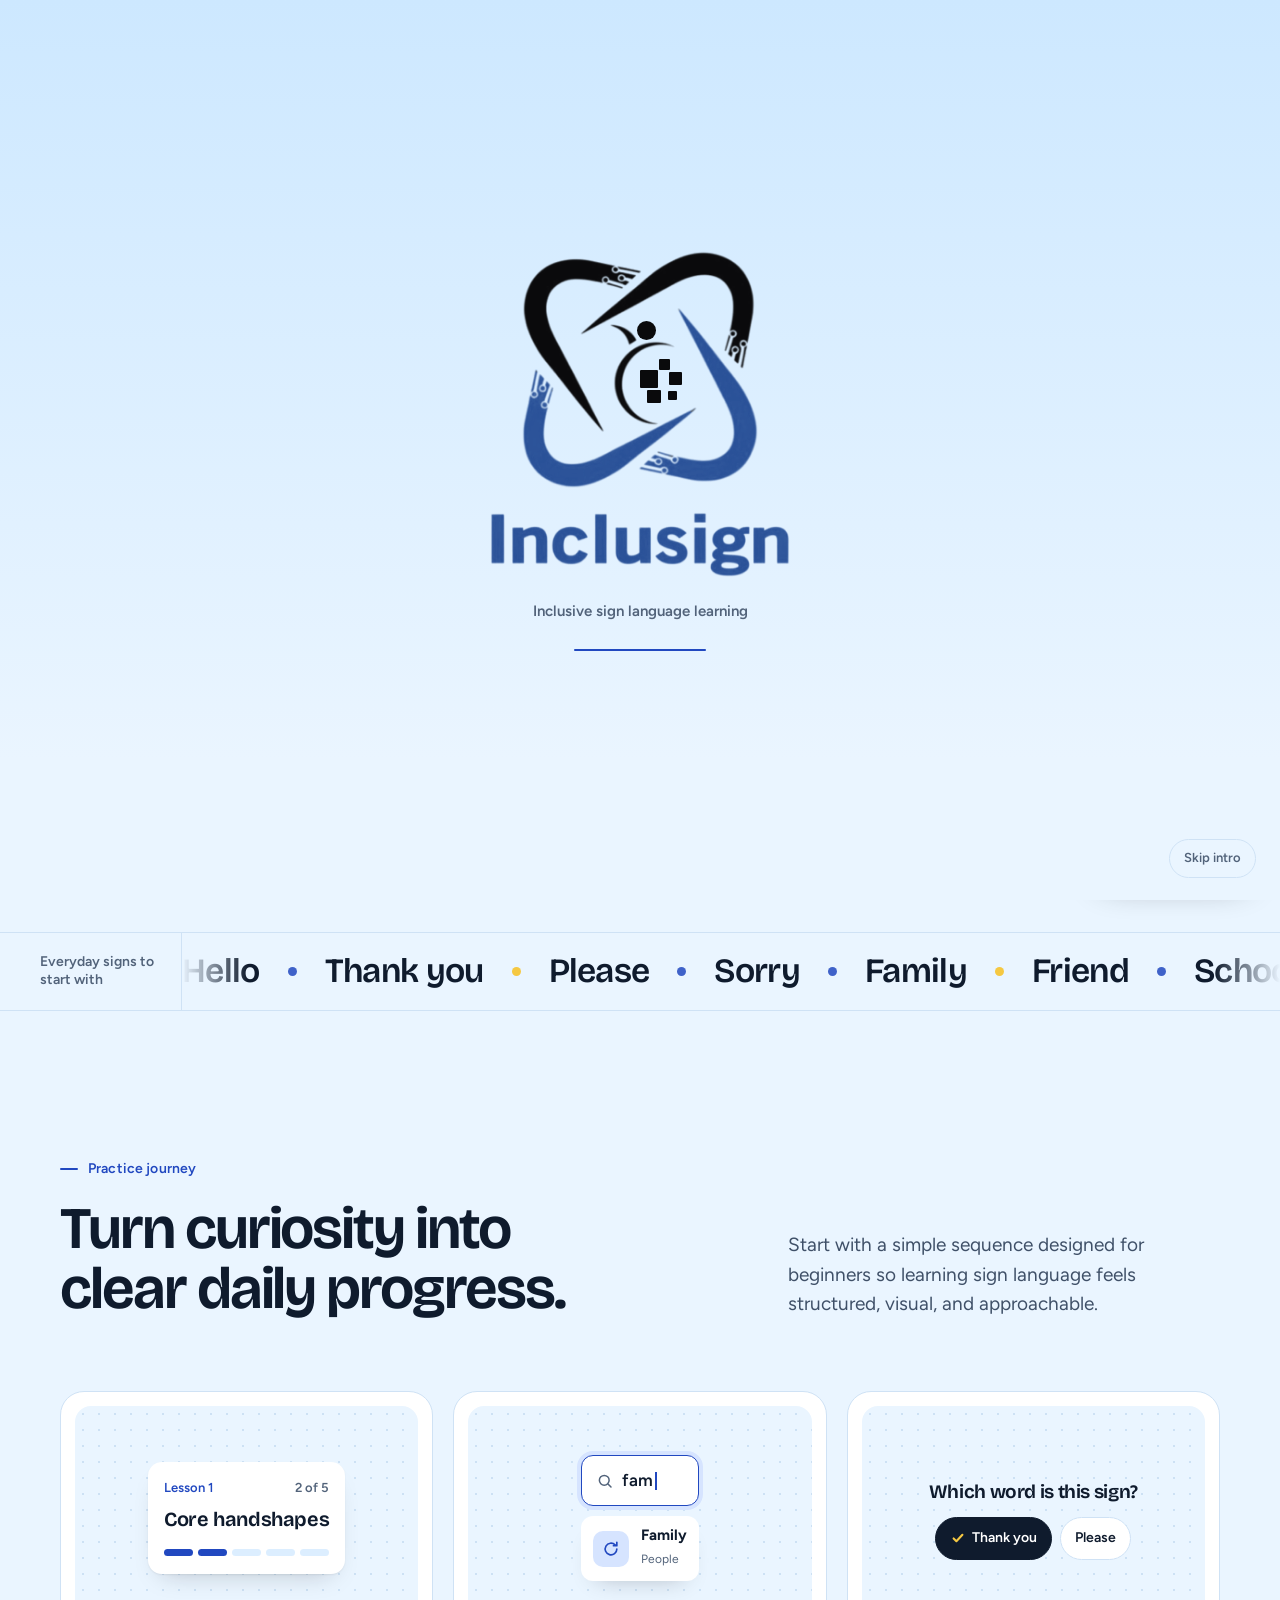
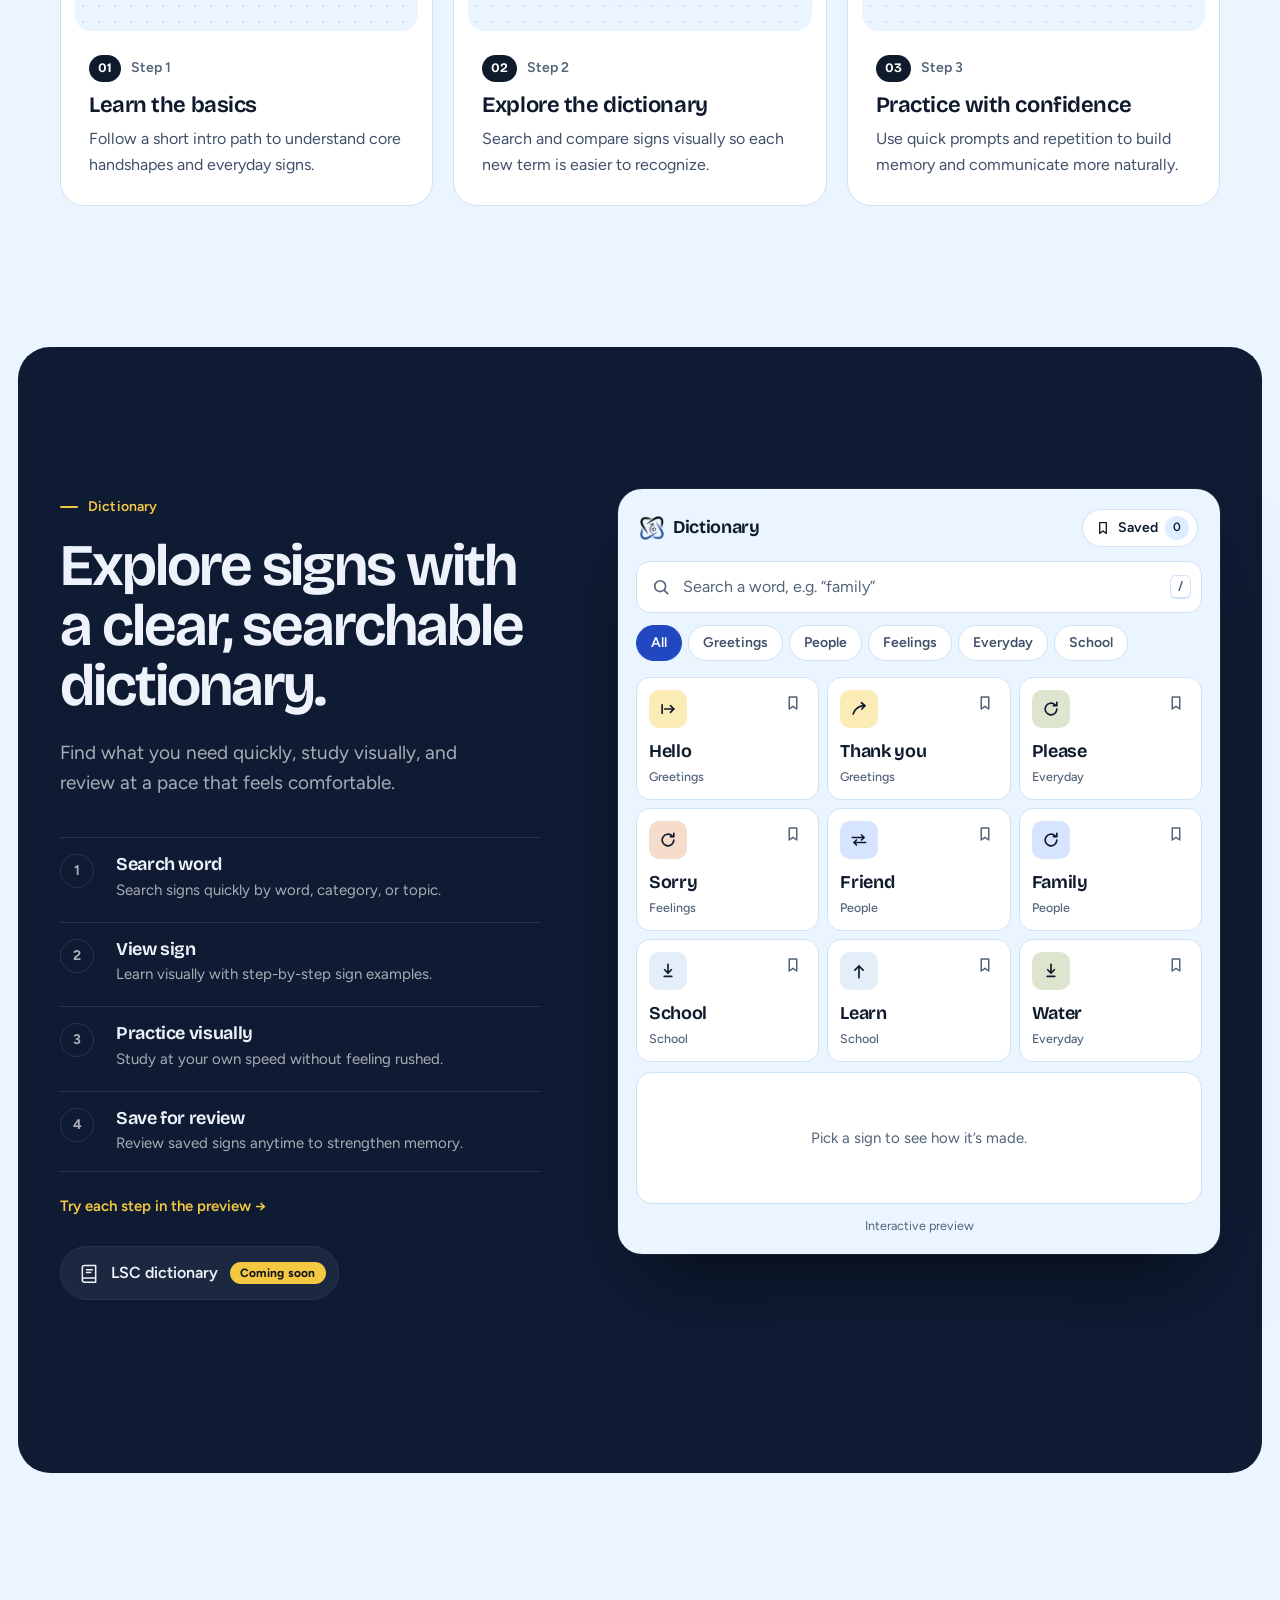
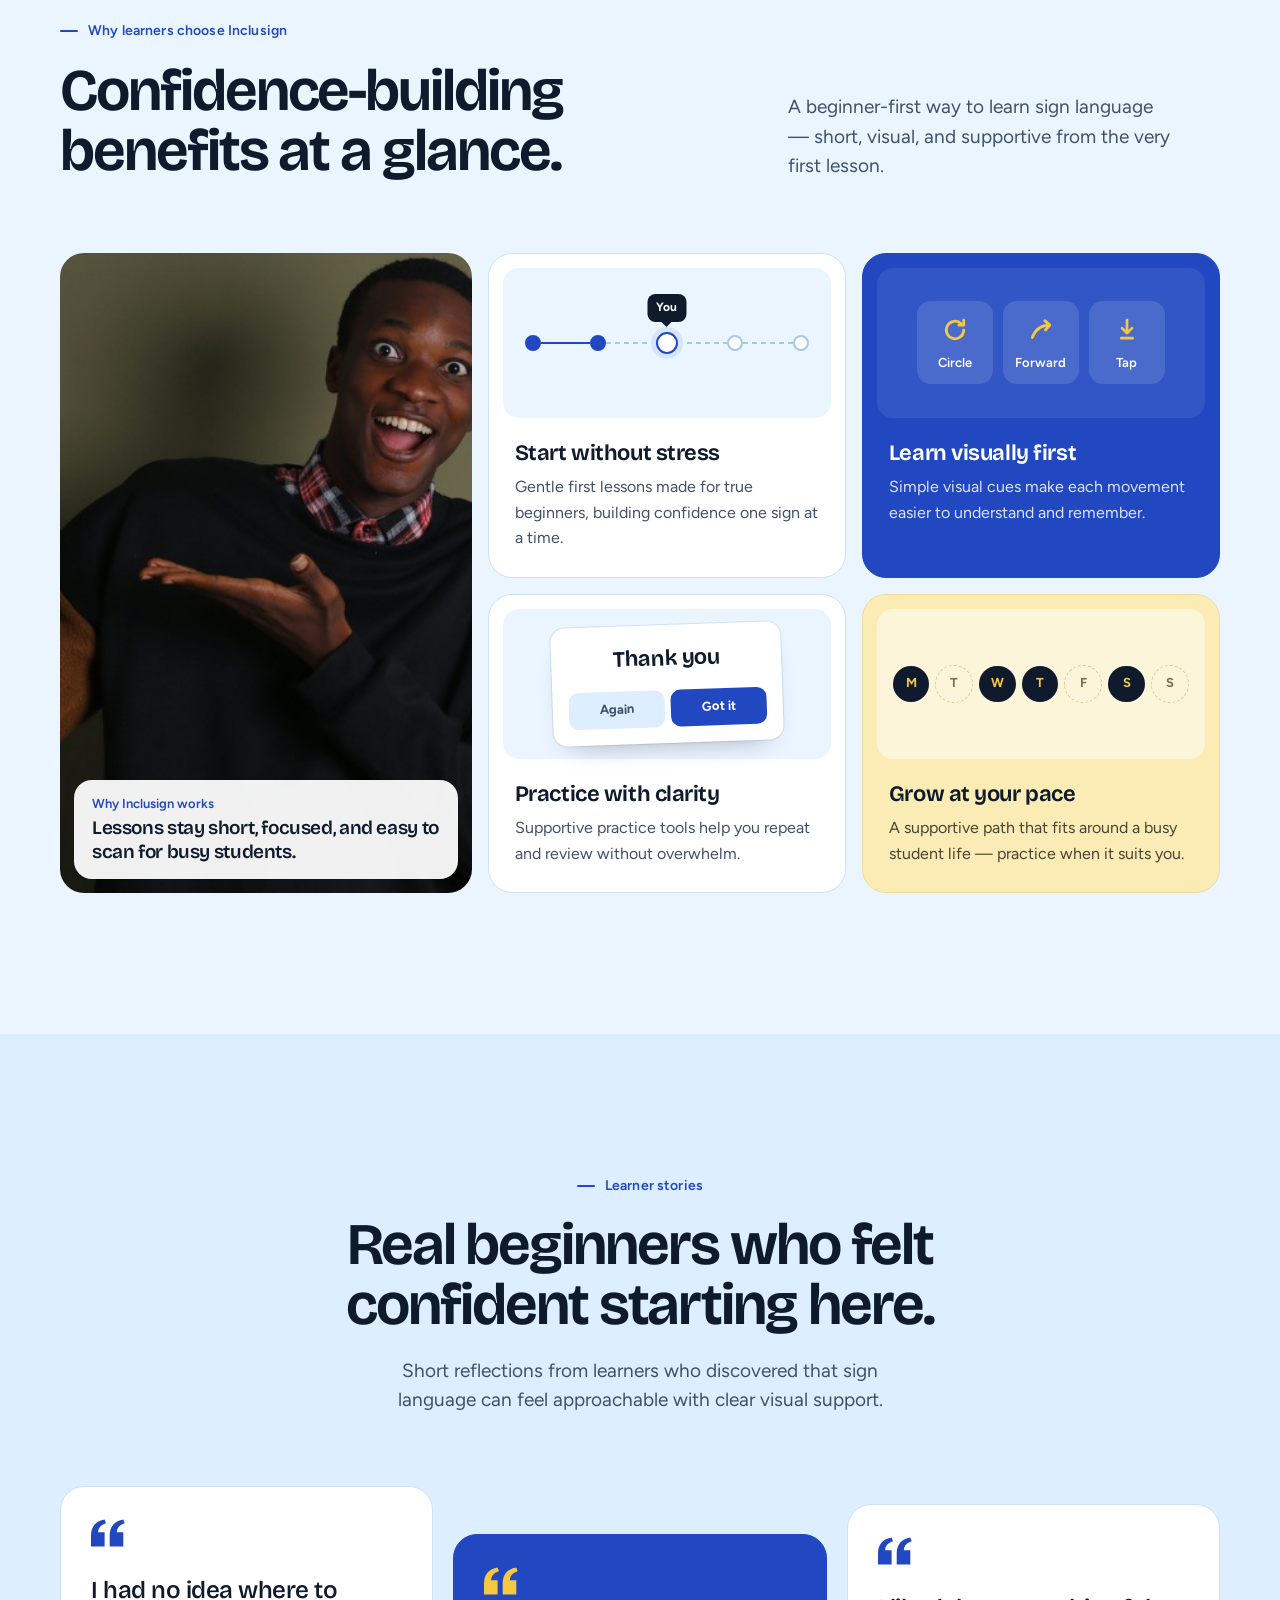
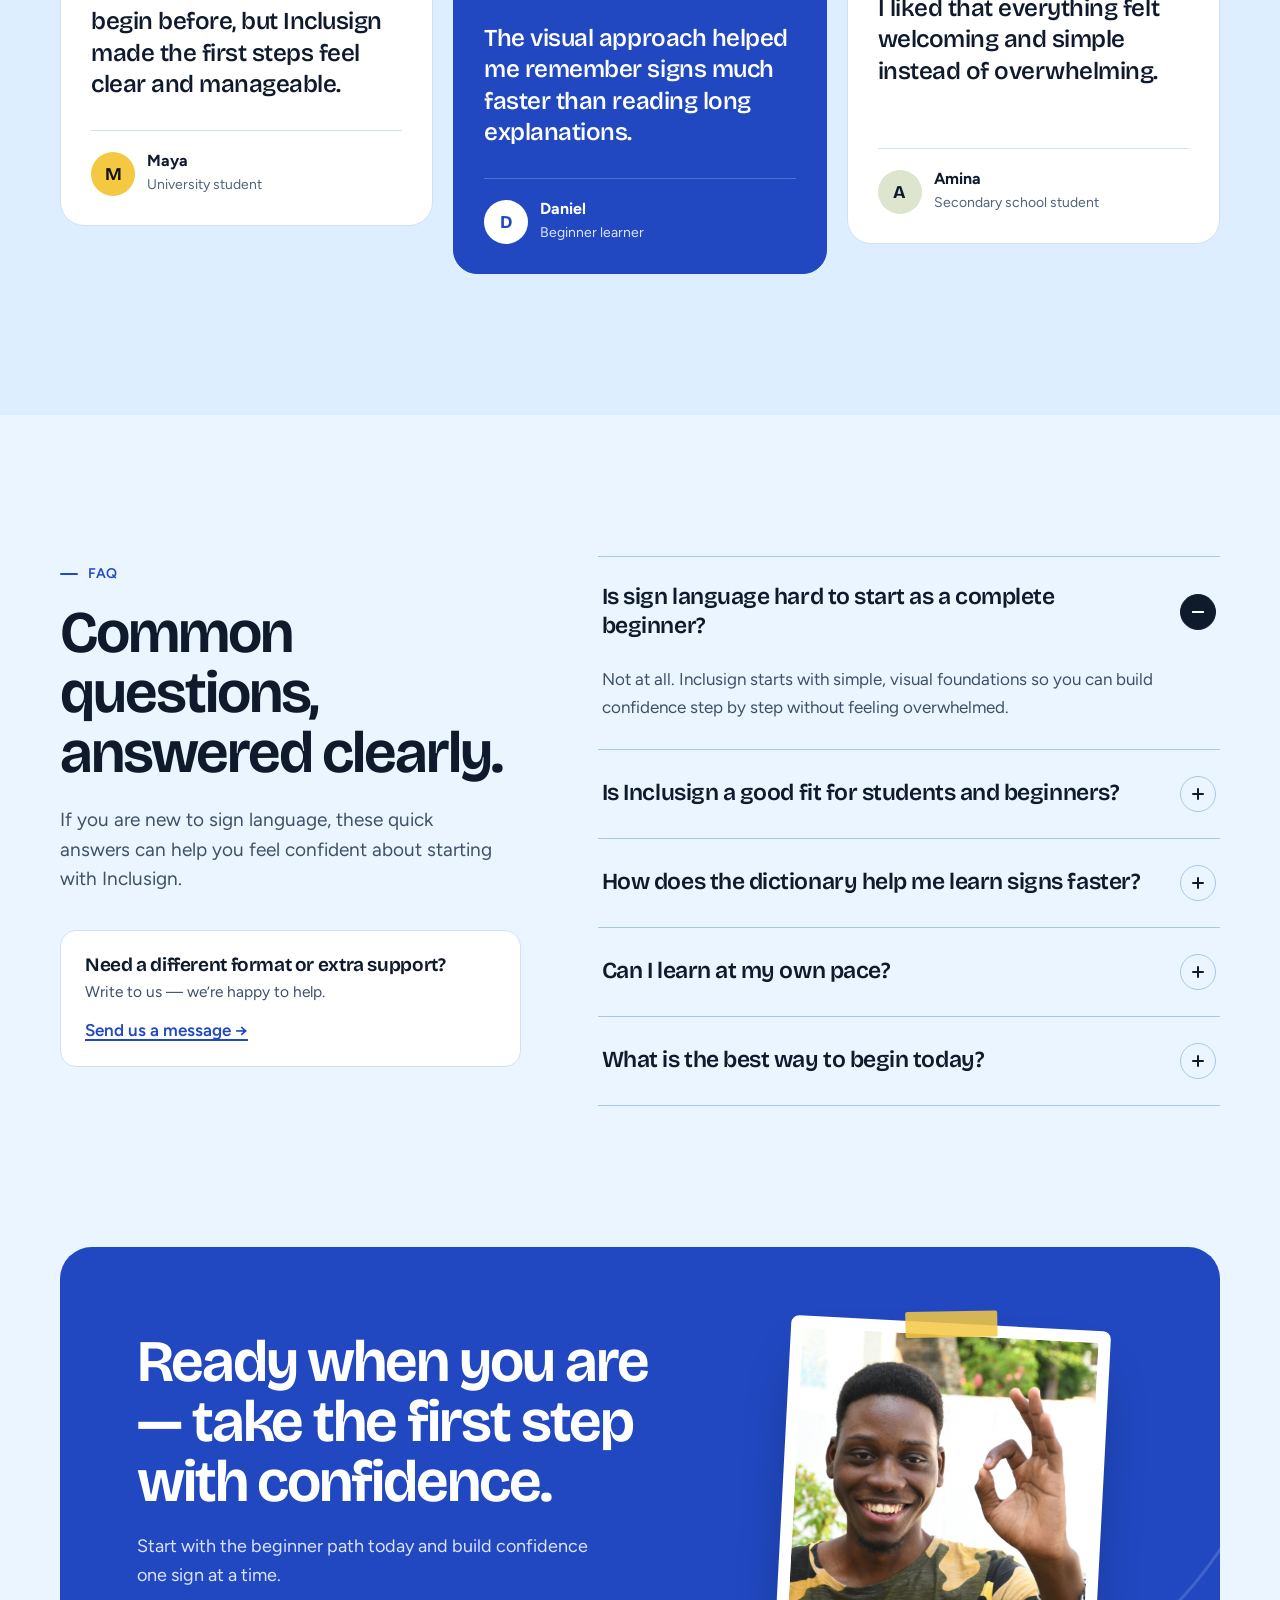
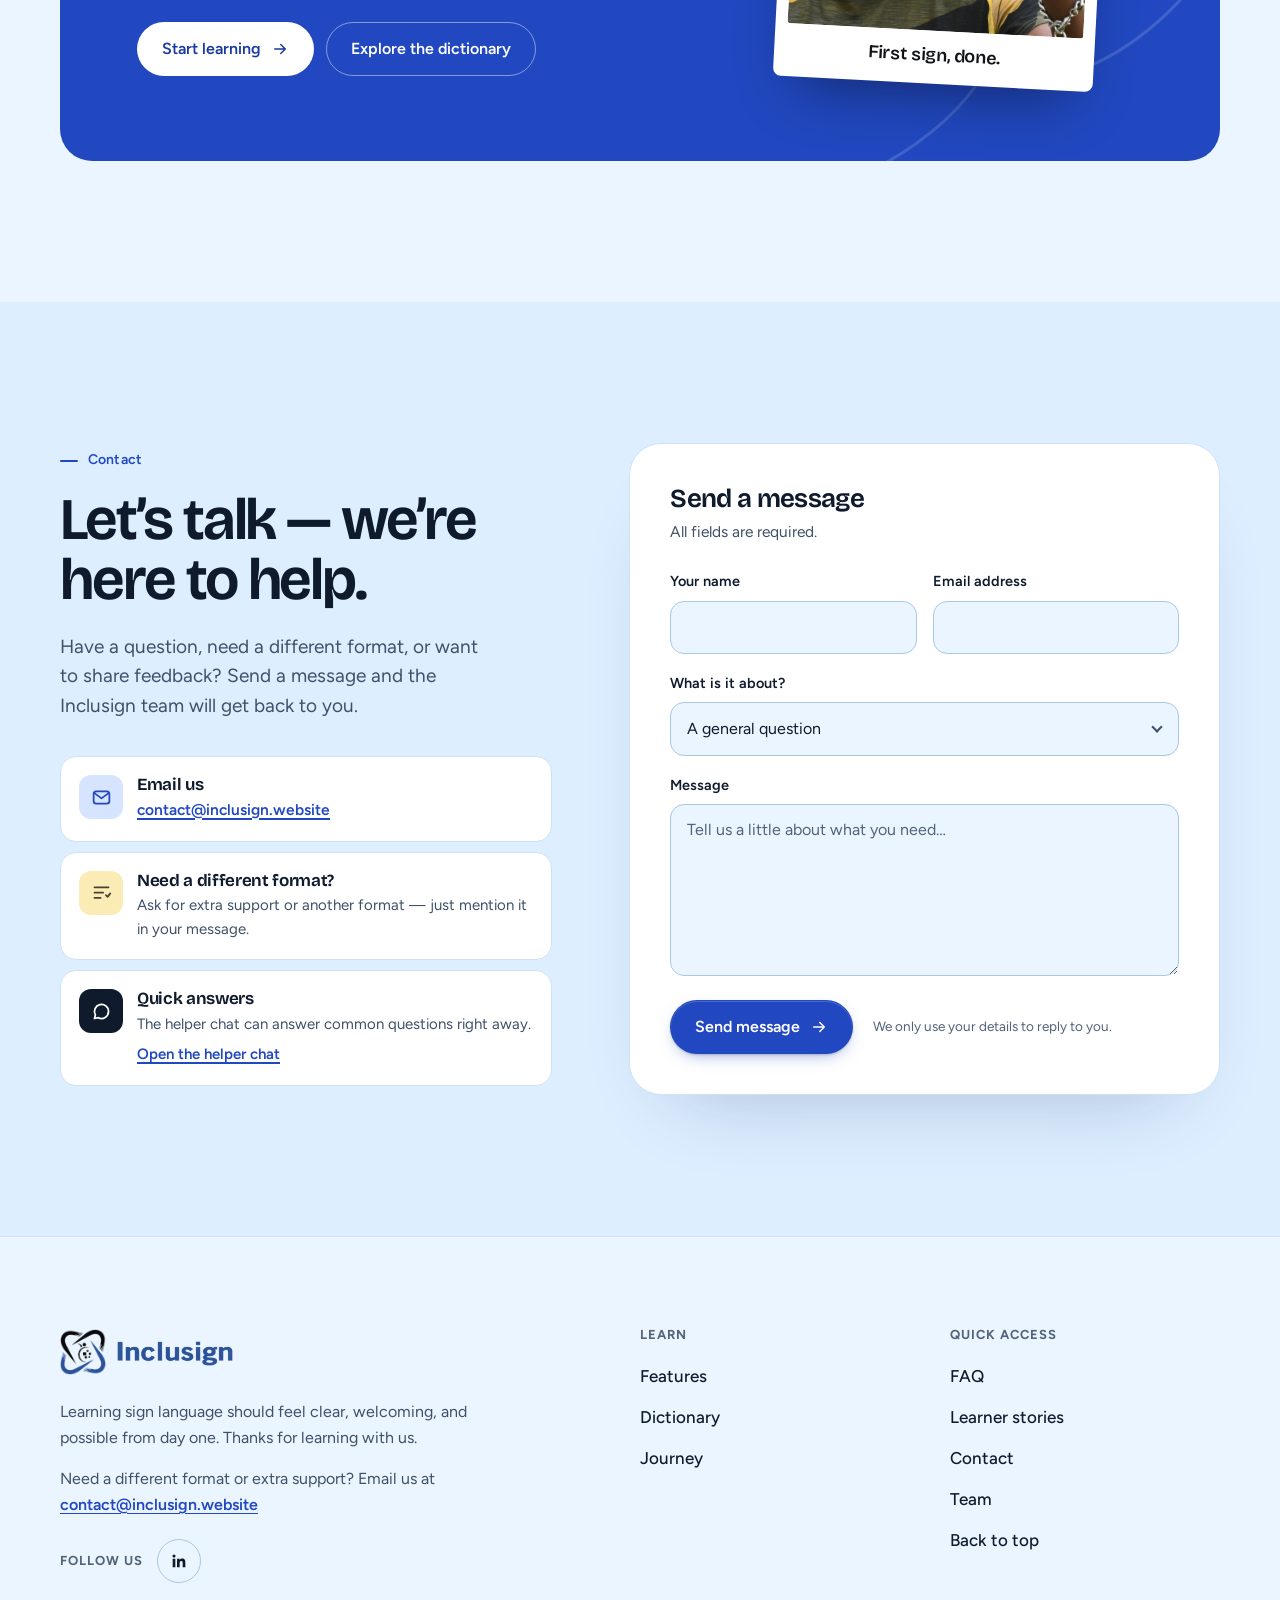
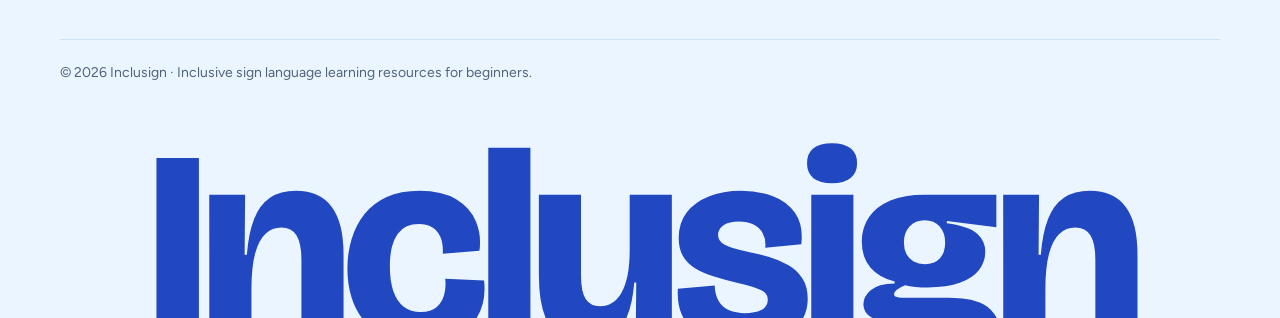
<file: index.html>
<!doctype html>
<html lang="en">
<head>
  <meta charset="utf-8" />
  <meta name="viewport" content="width=device-width, initial-scale=1" />
  <title>Inclusign — Learn sign language, clearly</title>
  <meta name="description" content="Beginner-first sign language lessons, a visual searchable dictionary, and calm practice tools. Learn at your own pace with Inclusign." />
  <meta name="theme-color" content="#EAF5FF" />
  <meta property="og:title" content="Inclusign — Learn sign language, clearly" />
  <meta property="og:description" content="Beginner-first lessons, a visual dictionary, and calm practice tools." />
  <meta property="og:type" content="website" />
  <meta property="og:site_name" content="Inclusign" />
  <meta property="og:url" content="https://www.inclusign.website/" />
  <meta property="og:image" content="https://www.inclusign.website/assets/hero.jpg" />
  <meta property="og:image:alt" content="A smiling young man holds up one hand, thumb and index finger forming a circle." />
  <meta name="twitter:card" content="summary_large_image" />
  <link rel="canonical" href="https://www.inclusign.website/" />
  <link rel="icon" href="assets/favicon.ico" sizes="any" />
  <link rel="icon" type="image/png" sizes="32x32" href="assets/favicon-32.png" />
  <link rel="icon" type="image/png" sizes="192x192" href="assets/icon-192.png" />
  <link rel="apple-touch-icon" href="assets/apple-touch-icon.png" />

  <link rel="preconnect" href="https://fonts.googleapis.com" />
  <link rel="preconnect" href="https://fonts.gstatic.com" crossorigin />
  <link href="https://fonts.googleapis.com/css2?family=Bricolage+Grotesque:opsz,wght@12..96,500..800&family=Figtree:ital,wght@0,400..700;1,400..500&display=swap" rel="stylesheet" />
  <link rel="preload" as="image" href="assets/hero.jpg" imagesrcset="assets/hero-sm.jpg 1200w, assets/hero.jpg 2000w" imagesizes="(max-width: 900px) 100vw, 50vw" />
  <link rel="stylesheet" href="styles.css?v=2026-10-09a" />
  <script>
    // Apply the saved (or system) theme before first paint to avoid a flash
    (function () {
      var root = document.documentElement, theme;
      try { theme = localStorage.getItem('inclusign-theme'); } catch (e) {}
      if (theme !== 'light' && theme !== 'dark') {
        theme = window.matchMedia && matchMedia('(prefers-color-scheme: dark)').matches ? 'dark' : 'light';
      }
      root.setAttribute('data-theme', theme);
      root.classList.add('js');

      // Starting page (logo motion). INTRO: 'session' = first visit in each browser tab,
      // 'always' = every page load, 'off' = never. Skipped for people who prefer reduced motion.
      var INTRO = 'session', seen = false;
      try {
        seen = INTRO === 'session' && sessionStorage.getItem('inclusign-intro') === '1';
        sessionStorage.setItem('inclusign-intro', '1');
      } catch (e) {}
      var reduce = window.matchMedia && matchMedia('(prefers-reduced-motion: reduce)').matches;
      if (INTRO !== 'off' && !seen && !reduce) {
        root.classList.add('intro');
        ['arm-tl', 'arm-tr', 'arm-r', 'arm-bl', 'figure', 'wordmark'].forEach(function (name) {
          var link = document.createElement('link');
          link.rel = 'preload'; link.as = 'image';
          link.href = 'assets/logo-motion/' + name + (theme === 'dark' ? '-dark' : '') + '.png';
          document.head.appendChild(link);
        });
        // Safety net: never leave the page covered if the script fails to load
        setTimeout(function () { root.classList.remove('intro'); }, 7000);
      }
    })();
  </script>
</head>
<body>
  <a class="skip" href="#main" data-i18n="skip">Skip to content</a>

  <!-- ───────────── Logo motion: starting page + replay when the logo is clicked ───────────── -->
  <div class="logo-show" aria-hidden="true" hidden data-logo-show>
    <div class="ls-curtain"></div>
    <div class="ls-stage">
      <div class="ls-mark">
        <img class="ls-layer ls-arm ls-arm-tl" alt="" data-light="assets/logo-motion/arm-tl.png" data-dark="assets/logo-motion/arm-tl-dark.png" />
        <img class="ls-layer ls-arm ls-arm-tr" alt="" data-light="assets/logo-motion/arm-tr.png" data-dark="assets/logo-motion/arm-tr-dark.png" />
        <img class="ls-layer ls-arm ls-arm-r" alt="" data-light="assets/logo-motion/arm-r.png" data-dark="assets/logo-motion/arm-r-dark.png" />
        <img class="ls-layer ls-arm ls-arm-bl" alt="" data-light="assets/logo-motion/arm-bl.png" data-dark="assets/logo-motion/arm-bl-dark.png" />
        <img class="ls-layer ls-figure" alt="" data-light="assets/logo-motion/figure.png" data-dark="assets/logo-motion/figure-dark.png" />
        <span class="ls-head"></span>
        <span class="ls-px" style="--x:57.79%; --y:45.56%; --w:4.55%; --h:4.36%; --i:0"></span>
        <span class="ls-px" style="--x:49.84%; --y:50.24%; --w:7.31%; --h:7.27%; --i:1"></span>
        <span class="ls-px" style="--x:62.18%; --y:51.05%; --w:5.52%; --h:5.49%; --i:2"></span>
        <span class="ls-px" style="--x:53.08%; --y:58.64%; --w:5.68%; --h:5.49%; --i:3"></span>
        <span class="ls-px" style="--x:61.69%; --y:58.97%; --w:3.90%; --h:3.88%; --i:4"></span>
      </div>
      <img class="ls-word" alt="" data-light="assets/logo-motion/wordmark.png" data-dark="assets/logo-motion/wordmark-dark.png" />
      <p class="ls-tag" data-i18n="hero.eyebrow">Inclusive sign language learning</p>
      <span class="ls-progress"></span>
    </div>
    <span class="ls-skip" data-i18n="intro.skip">Skip intro</span>
  </div>


  <!-- ───────────── Navigation ───────────── -->
  <header class="nav" id="nav">
    <div class="nav-pill">
      <a class="brand" href="#hero-learning" aria-label="Inclusign — home">
        <span class="logo" aria-hidden="true">
          <img class="logo-mark on-light" src="assets/logo-mark.png" alt="" width="36" height="36" />
          <img class="logo-mark on-dark" src="assets/logo-mark-dark.png" alt="" width="36" height="36" />
          <img class="logo-word on-light" src="assets/logo-wordmark.png" alt="" width="93" height="20" />
          <img class="logo-word on-dark" src="assets/logo-wordmark-dark.png" alt="" width="93" height="20" />
        </span>
      </a>

      <nav class="nav-links" aria-label="Primary">
        <a href="#learning-features" data-i18n="nav.features">Features</a>
        <a href="#dictionary-overview" data-i18n="nav.dictionary">Dictionary</a>
        <a href="#practice-journey" data-i18n="nav.journey">Journey</a>
        <a href="#common-questions" data-i18n="nav.faq">FAQ</a>
        <a href="#contact" data-i18n="nav.contact">Contact</a>
        <a href="team.html" data-i18n="nav.team">Team</a>
      </nav>

      <div class="nav-actions">
        <button class="theme-btn" type="button" aria-pressed="false" data-theme-toggle
                aria-label="Dark mode" data-i18n-attr="aria-label:theme.dark;title:theme.toggle" title="Switch light / dark">
          <svg width="20" height="20" class="i-moon" viewBox="0 0 24 24" aria-hidden="true"><path d="M20 14.5A8 8 0 0 1 9.5 4a8 8 0 1 0 10.5 10.5z"/></svg>
          <svg width="20" height="20" class="i-sun" viewBox="0 0 24 24" aria-hidden="true"><circle cx="12" cy="12" r="4"/><path d="M12 2.5v2M12 19.5v2M4.6 4.6l1.4 1.4M18 18l1.4 1.4M2.5 12h2M19.5 12h2M4.6 19.4 6 18M18 6l1.4-1.4"/></svg>
        </button>
        <div class="lang" role="group" aria-label="Language">
          <button type="button" data-lang="en" aria-pressed="true">EN</button>
          <button type="button" data-lang="fr" aria-pressed="false">FR</button>
        </div>
        <a class="btn btn-ink btn-sm nav-cta" href="#practice-journey" data-i18n="nav.cta">Start learning</a>
        <button class="menu-btn" type="button" aria-expanded="false" aria-controls="mobile-menu">
          <span class="sr-only" data-i18n="nav.menu">Menu</span>
          <span class="menu-icon" aria-hidden="true"><i></i><i></i></span>
        </button>
      </div>
    </div>

    <div class="mobile-menu" id="mobile-menu" hidden>
      <a href="#learning-features" data-i18n="nav.features">Features</a>
      <a href="#dictionary-overview" data-i18n="nav.dictionary">Dictionary</a>
      <a href="#practice-journey" data-i18n="nav.journey">Journey</a>
      <a href="#common-questions" data-i18n="nav.faq">FAQ</a>
      <a href="#contact" data-i18n="nav.contact">Contact</a>
      <a href="team.html" data-i18n="nav.team">Team</a>
      <div class="menu-prefs">
        <span data-i18n="theme.label">Appearance</span>
        <div class="seg" role="group" aria-label="Appearance" data-i18n-attr="aria-label:theme.label">
          <button type="button" data-theme-set="light" aria-pressed="true">
            <svg width="20" height="20" viewBox="0 0 24 24" aria-hidden="true"><circle cx="12" cy="12" r="4"/><path d="M12 2.5v2M12 19.5v2M4.6 4.6l1.4 1.4M18 18l1.4 1.4M2.5 12h2M19.5 12h2M4.6 19.4 6 18M18 6l1.4-1.4"/></svg>
            <span data-i18n="theme.lightShort">Light</span>
          </button>
          <button type="button" data-theme-set="dark" aria-pressed="false">
            <svg width="20" height="20" viewBox="0 0 24 24" aria-hidden="true"><path d="M20 14.5A8 8 0 0 1 9.5 4a8 8 0 1 0 10.5 10.5z"/></svg>
            <span data-i18n="theme.darkShort">Dark</span>
          </button>
        </div>
      </div>
      <a class="btn btn-primary" href="#practice-journey" data-i18n="nav.cta">Start learning</a>
    </div>
  </header>

  <main id="main">

    <!-- ───────────── Hero ───────────── -->
    <section class="hero" id="hero-learning">
      <div class="container hero-grid">
        <div class="hero-copy">
          <p class="eyebrow-pill"><span class="dot" aria-hidden="true"></span><span data-i18n="hero.eyebrow">Inclusive sign language learning</span></p>
          <h1 class="display" data-i18n="hero.title">Learn sign language in a <span class="swash">clear, friendly</span> way.</h1>
          <p class="lead" data-i18n="hero.lead">Start with beginner-first lessons, explore signs visually, and build everyday confidence at your own pace with Inclusign’s interactive learning tools.</p>

          <div class="cta-row">
            <a class="btn btn-primary" href="#practice-journey">
              <span data-i18n="hero.cta1">Start learning</span>
              <svg class="arr" width="18" height="18" viewBox="0 0 24 24" aria-hidden="true"><path d="M5 12h14M13 6l6 6-6 6" fill="none" stroke="currentColor" stroke-width="2" stroke-linecap="round" stroke-linejoin="round"/></svg>
            </a>
            <a class="btn btn-ghost" href="#dictionary-overview" data-i18n="hero.cta2">Explore the dictionary</a>
          </div>

          <ul class="hero-points">
            <li><svg width="20" height="20" viewBox="0 0 20 20" aria-hidden="true"><path d="M4.5 10.5l3.5 3.5 7.5-8" /></svg><span data-i18n="hero.point1">Beginner-first</span></li>
            <li><svg width="20" height="20" viewBox="0 0 20 20" aria-hidden="true"><path d="M4.5 10.5l3.5 3.5 7.5-8" /></svg><span data-i18n="hero.point2">Visual, step by step</span></li>
            <li><svg width="20" height="20" viewBox="0 0 20 20" aria-hidden="true"><path d="M4.5 10.5l3.5 3.5 7.5-8" /></svg><span data-i18n="hero.point3">At your own pace</span></li>
          </ul>
        </div>

        <figure class="hero-figure">
          <div class="stage">
            <img src="assets/hero.jpg" srcset="assets/hero-sm.jpg 1200w, assets/hero.jpg 2000w" sizes="(max-width: 900px) 100vw, 50vw" width="2000" height="1333"
                 alt="A smiling young man holds up one hand, thumb and index finger forming a circle."
                 data-i18n-attr="alt:hero.alt" fetchpriority="high" />

            <!-- Hand-drawn annotations: what makes up a sign -->
            <svg width="20" height="20" class="notes" viewBox="0 0 100 100" aria-hidden="true">
              <path class="note-line n1" d="M57.5 12.5 C 51 22, 54 36, 65 43.5" />
              <path class="note-head n1" d="M61 43.6 L 65 43.5 L 63.6 39.8" />
              <path class="note-line n2" d="M85 77 C 86.5 71, 84 65, 79 61" />
              <path class="note-head n2" d="M80.1 64.8 L 79 61 L 83 61.2" />
              <path class="note-line n3" d="M17 77.5 C 17.5 69, 21 64, 27 61.5" />
              <path class="note-head n3" d="M23.6 60.3 L 27 61.5 L 25.2 64.6" />
            </svg>
            <span class="note-tag t1"><i aria-hidden="true">1</i><span data-i18n="hero.tag1">Handshape</span></span>
            <span class="note-tag t2"><i aria-hidden="true">2</i><span data-i18n="hero.tag2">Palm faces out</span></span>
            <span class="note-tag t3"><i aria-hidden="true">3</i><span data-i18n="hero.tag3">Expression matters</span></span>
          </div>
          <figcaption data-i18n="hero.caption">Visual-first lessons with calm, supportive practice guidance.</figcaption>
        </figure>
      </div>

      <!-- Marquee of everyday words -->
      <div class="ticker" aria-labelledby="ticker-label">
        <p class="ticker-label" id="ticker-label" data-i18n="ticker.label">Everyday signs to start with</p>
        <div class="ticker-track">
          <ul class="ticker-list" data-ticker></ul>
        </div>
      </div>
    </section>

    <!-- ───────────── Practice journey ───────────── -->
    <section class="section" id="practice-journey" aria-labelledby="journey-title">
      <div class="container">
        <header class="section-head split reveal from-left">
          <div>
            <p class="eyebrow" data-i18n="journey.eyebrow">Practice journey</p>
            <h2 id="journey-title" class="h2" data-i18n="journey.title">Turn curiosity into clear daily progress.</h2>
          </div>
          <p class="lead" data-i18n="journey.lead">Start with a simple sequence designed for beginners so learning sign language feels structured, visual, and approachable.</p>
        </header>

        <ol class="steps">
          <li class="step reveal">
            <div class="vignette v-lesson" aria-hidden="true">
              <div class="mini-card">
                <div class="mini-row">
                  <span class="mini-kicker" data-i18n="v1.kicker">Lesson 1</span>
                  <span class="mini-count" data-i18n="v1.count">2 of 5</span>
                </div>
                <p class="mini-title" data-i18n="v1.title">Core handshapes</p>
                <div class="segments"><i class="on"></i><i class="on"></i><i></i><i></i><i></i></div>
              </div>
            </div>
            <p class="step-num"><span>01</span> <span data-i18n="step1.label">Step 1</span></p>
            <h3 data-i18n="step1.title">Learn the basics</h3>
            <p data-i18n="step1.text">Follow a short intro path to understand core handshapes and everyday signs.</p>
          </li>

          <li class="step reveal">
            <div class="vignette v-search" aria-hidden="true">
              <div class="mini-search">
                <svg width="20" height="20" viewBox="0 0 24 24"><circle cx="11" cy="11" r="6.5"/><path d="M16 16l4 4"/></svg>
                <span class="typed" data-i18n="v2.typed">fam</span><span class="caret"></span>
              </div>
              <div class="mini-result">
                <span class="mini-glyph"><svg width="20" height="20" viewBox="0 0 24 24"><path d="M19 12a7 7 0 1 1-2.05-4.95"/><path d="M19 4v4h-4"/></svg></span>
                <span><b data-i18n="v2.word">Family</b><small data-i18n="cat.people">People</small></span>
              </div>
            </div>
            <p class="step-num"><span>02</span> <span data-i18n="step2.label">Step 2</span></p>
            <h3 data-i18n="step2.title">Explore the dictionary</h3>
            <p data-i18n="step2.text">Search and compare signs visually so each new term is easier to recognize.</p>
          </li>

          <li class="step reveal">
            <div class="vignette v-quiz" aria-hidden="true">
              <p class="quiz-q" data-i18n="v3.q">Which word is this sign?</p>
              <div class="quiz-opts">
                <span class="opt is-right"><svg width="20" height="20" viewBox="0 0 20 20"><path d="M4.5 10.5l3.5 3.5 7.5-8"/></svg><span data-i18n="w.thankyou">Thank you</span></span>
                <span class="opt" data-i18n="w.please">Please</span>
              </div>
            </div>
            <p class="step-num"><span>03</span> <span data-i18n="step3.label">Step 3</span></p>
            <h3 data-i18n="step3.title">Practice with confidence</h3>
            <p data-i18n="step3.text">Use quick prompts and repetition to build memory and communicate more naturally.</p>
          </li>
        </ol>
      </div>
    </section>

    <!-- ───────────── Dictionary ───────────── -->
    <section class="section section-dark" id="dictionary-overview" aria-labelledby="dict-title">
      <div class="container dict-grid">
        <div class="dict-copy reveal from-left">
          <p class="eyebrow" data-i18n="dict.eyebrow">Dictionary</p>
          <h2 id="dict-title" class="h2" data-i18n="dict.title">Explore signs with a clear, searchable dictionary.</h2>
          <p class="lead" data-i18n="dict.lead">Find what you need quickly, study visually, and review at a pace that feels comfortable.</p>

          <ol class="flow" aria-label="Dictionary learning flow" data-i18n-attr="aria-label:dict.flowLabel">
            <li data-flow="search">
              <span class="flow-num" aria-hidden="true"><b>1</b><svg width="20" height="20" viewBox="0 0 20 20"><path d="M4.5 10.5l3.5 3.5 7.5-8"/></svg></span>
              <div><h3 data-i18n="flow1.title">Search word</h3><p data-i18n="flow1.text">Search signs quickly by word, category, or topic.</p></div>
            </li>
            <li data-flow="view">
              <span class="flow-num" aria-hidden="true"><b>2</b><svg width="20" height="20" viewBox="0 0 20 20"><path d="M4.5 10.5l3.5 3.5 7.5-8"/></svg></span>
              <div><h3 data-i18n="flow2.title">View sign</h3><p data-i18n="flow2.text">Learn visually with step-by-step sign examples.</p></div>
            </li>
            <li data-flow="practice">
              <span class="flow-num" aria-hidden="true"><b>3</b><svg width="20" height="20" viewBox="0 0 20 20"><path d="M4.5 10.5l3.5 3.5 7.5-8"/></svg></span>
              <div><h3 data-i18n="flow3.title">Practice visually</h3><p data-i18n="flow3.text">Study at your own speed without feeling rushed.</p></div>
            </li>
            <li data-flow="save">
              <span class="flow-num" aria-hidden="true"><b>4</b><svg width="20" height="20" viewBox="0 0 20 20"><path d="M4.5 10.5l3.5 3.5 7.5-8"/></svg></span>
              <div><h3 data-i18n="flow4.title">Save for review</h3><p data-i18n="flow4.text">Review saved signs anytime to strengthen memory.</p></div>
            </li>
          </ol>
          <p class="try-hint" data-i18n="dict.try">Try each step in the preview →</p>

          <!-- Full LSC dictionary: not live yet. Set CONFIG.lscDictionaryUrl in script.js to turn this into a real link. -->
          <div class="soon-wrap">
            <a class="btn btn-soon" href="#" aria-disabled="true" data-lsc-link>
              <svg width="20" height="20" viewBox="0 0 24 24" aria-hidden="true"><path d="M4 5.5A2.5 2.5 0 0 1 6.5 3H20v15H6.5A2.5 2.5 0 0 0 4 20.5z"/><path d="M4 20.5A2.5 2.5 0 0 0 6.5 23H20v-5"/><path d="M9 8h7M9 11.5h5"/></svg>
              <span data-i18n="dict.lsc">LSC dictionary</span>
              <span class="soon-badge" data-lsc-badge data-i18n="dict.soon">Coming soon</span>
            </a>
            <p class="soon-note" role="status" data-lsc-note></p>
          </div>
        </div>

        <!-- Interactive dictionary preview -->
        <div class="app reveal from-right" id="dict-app">
          <div class="app-top">
            <p class="app-title"><img class="on-light" src="assets/logo-mark.png" alt="" width="24" height="24" /><img class="on-dark" src="assets/logo-mark-dark.png" alt="" width="24" height="24" /><span data-i18n="app.title">Dictionary</span></p>
            <button type="button" class="saved-toggle" aria-pressed="false" data-saved-toggle>
              <svg width="20" height="20" viewBox="0 0 24 24" aria-hidden="true"><path d="M7 4h10v16l-5-3.5L7 20z"/></svg>
              <span data-i18n="app.saved">Saved</span>
              <span class="count" data-saved-count>0</span>
            </button>
          </div>

          <label class="search">
            <span class="sr-only" data-i18n="app.searchLabel">Search signs</span>
            <svg width="20" height="20" viewBox="0 0 24 24" aria-hidden="true"><circle cx="11" cy="11" r="6.5"/><path d="M16 16l4 4"/></svg>
            <input type="search" autocomplete="off" spellcheck="false" placeholder="Search a word, e.g. “family”" data-i18n-attr="placeholder:app.search" data-search />
            <kbd aria-hidden="true">/</kbd>
          </label>

          <div class="chips" role="group" aria-label="Categories" data-i18n-attr="aria-label:app.categories" data-chips></div>

          <p class="sr-only" aria-live="polite" data-results-status></p>
          <ul class="sign-grid" data-grid></ul>
          <p class="empty" data-empty hidden></p>

          <div class="detail" data-detail aria-live="polite">
            <p class="detail-hint" data-i18n="detail.hint">Pick a sign to see how it’s made.</p>
          </div>
          <p class="app-note" data-i18n="app.note">Interactive preview</p>
        </div>
      </div>
    </section>

    <!-- ───────────── Features (bento) ───────────── -->
    <section class="section" id="learning-features" aria-labelledby="features-title">
      <div class="container">
        <header class="section-head split reveal from-left">
          <div>
            <p class="eyebrow" data-i18n="features.eyebrow">Why learners choose Inclusign</p>
            <h2 id="features-title" class="h2" data-i18n="features.title">Confidence-building benefits at a glance.</h2>
          </div>
          <p class="lead" data-i18n="features.lead">A beginner-first way to learn sign language — short, visual, and supportive from the very first lesson.</p>
        </header>

        <div class="bento">
          <figure class="tile tile-photo reveal from-left">
            <img src="assets/learning.jpg" srcset="assets/learning-sm.jpg 900w, assets/learning.jpg 1800w" sizes="(max-width: 1080px) 100vw, 35vw" width="1800" height="1013" loading="lazy"
                 alt="A young man smiling broadly, both open hands raised to one side."
                 data-i18n-attr="alt:features.alt" />
            <figcaption>
              <span class="cap-kicker" data-i18n="features.capKicker">Why Inclusign works</span>
              <span data-i18n="features.cap">Lessons stay short, focused, and easy to scan for busy students.</span>
            </figcaption>
          </figure>

          <article class="tile reveal">
            <div class="tile-visual path" aria-hidden="true">
              <span class="node done"></span><span class="edge done"></span>
              <span class="node done"></span><span class="edge"></span>
              <span class="node now"><b data-i18n="f1.now">You</b></span><span class="edge"></span>
              <span class="node"></span><span class="edge"></span>
              <span class="node"></span>
            </div>
            <h3 data-i18n="f1.title">Start without stress</h3>
            <p data-i18n="f1.text">Gentle first lessons made for true beginners, building confidence one sign at a time.</p>
          </article>

          <article class="tile tile-blue reveal">
            <div class="tile-visual cues" aria-hidden="true">
              <span class="cue"><svg width="20" height="20" viewBox="0 0 24 24"><path d="M19 12a7 7 0 1 1-2.05-4.95"/><path d="M19 4v4h-4"/></svg><span data-i18n="cue.circle">Circle</span></span>
              <span class="cue"><svg width="20" height="20" viewBox="0 0 24 24"><path d="M5 18c2.5-7 7-10 14-10"/><path d="M15 4.5 19 8l-3.5 4"/></svg><span data-i18n="cue.forward">Forward</span></span>
              <span class="cue"><svg width="20" height="20" viewBox="0 0 24 24"><path d="M12 4v10"/><path d="M8 10.5 12 14.5l4-4"/><path d="M7.5 18.5h9"/></svg><span data-i18n="cue.tap">Tap</span></span>
            </div>
            <h3 data-i18n="f2.title">Learn visually first</h3>
            <p data-i18n="f2.text">Simple visual cues make each movement easier to understand and remember.</p>
          </article>

          <article class="tile reveal">
            <div class="tile-visual flash" aria-hidden="true">
              <div class="flash-card">
                <span class="flash-word" data-i18n="w.thankyou">Thank you</span>
                <span class="flash-btns"><span class="again" data-i18n="f3.again">Again</span><span class="got" data-i18n="f3.got">Got it</span></span>
              </div>
            </div>
            <h3 data-i18n="f3.title">Practice with clarity</h3>
            <p data-i18n="f3.text">Supportive practice tools help you repeat and review without overwhelm.</p>
          </article>

          <article class="tile tile-sun reveal">
            <div class="tile-visual week" aria-hidden="true">
              <span class="day on" data-i18n="d.mon">M</span>
              <span class="day" data-i18n="d.tue">T</span>
              <span class="day on" data-i18n="d.wed">W</span>
              <span class="day on" data-i18n="d.thu">T</span>
              <span class="day" data-i18n="d.fri">F</span>
              <span class="day on" data-i18n="d.sat">S</span>
              <span class="day" data-i18n="d.sun">S</span>
            </div>
            <h3 data-i18n="f4.title">Grow at your pace</h3>
            <p data-i18n="f4.text">A supportive path that fits around a busy student life — practice when it suits you.</p>
          </article>
        </div>
      </div>
    </section>

    <!-- ───────────── Learner stories ───────────── -->
    <section class="section section-tint" id="learner-stories" aria-labelledby="stories-title">
      <div class="container">
        <header class="section-head center reveal">
          <p class="eyebrow" data-i18n="stories.eyebrow">Learner stories</p>
          <h2 id="stories-title" class="h2" data-i18n="stories.title">Real beginners who felt confident starting here.</h2>
          <p class="lead" data-i18n="stories.lead">Short reflections from learners who discovered that sign language can feel approachable with clear visual support.</p>
        </header>

        <div class="stories">
          <figure class="story reveal from-left">
            <svg width="20" height="20" class="quote-mark" viewBox="0 0 40 32" aria-hidden="true"><path d="M0 32V19C0 8 6 1.5 16 0l1.6 4.4C11.4 6.4 8.6 10 8.4 15H16v17H0zm22 0V19C22 8 28 1.5 38 0l1.6 4.4C33.4 6.4 30.6 10 30.4 15H38v17H22z"/></svg>
            <blockquote data-i18n="q1.text">I had no idea where to begin before, but Inclusign made the first steps feel clear and manageable.</blockquote>
            <figcaption><span class="avatar a1" aria-hidden="true">M</span><span><b>Maya</b><small data-i18n="q1.role">University student</small></span></figcaption>
          </figure>
          <figure class="story story-blue reveal">
            <svg width="20" height="20" class="quote-mark" viewBox="0 0 40 32" aria-hidden="true"><path d="M0 32V19C0 8 6 1.5 16 0l1.6 4.4C11.4 6.4 8.6 10 8.4 15H16v17H0zm22 0V19C22 8 28 1.5 38 0l1.6 4.4C33.4 6.4 30.6 10 30.4 15H38v17H22z"/></svg>
            <blockquote data-i18n="q2.text">The visual approach helped me remember signs much faster than reading long explanations.</blockquote>
            <figcaption><span class="avatar a2" aria-hidden="true">D</span><span><b>Daniel</b><small data-i18n="q2.role">Beginner learner</small></span></figcaption>
          </figure>
          <figure class="story reveal from-right">
            <svg width="20" height="20" class="quote-mark" viewBox="0 0 40 32" aria-hidden="true"><path d="M0 32V19C0 8 6 1.5 16 0l1.6 4.4C11.4 6.4 8.6 10 8.4 15H16v17H0zm22 0V19C22 8 28 1.5 38 0l1.6 4.4C33.4 6.4 30.6 10 30.4 15H38v17H22z"/></svg>
            <blockquote data-i18n="q3.text">I liked that everything felt welcoming and simple instead of overwhelming.</blockquote>
            <figcaption><span class="avatar a3" aria-hidden="true">A</span><span><b>Amina</b><small data-i18n="q3.role">Secondary school student</small></span></figcaption>
          </figure>
        </div>
      </div>
    </section>

    <!-- ───────────── FAQ ───────────── -->
    <section class="section" id="common-questions" aria-labelledby="faq-title">
      <div class="container faq-grid">
        <div class="faq-side reveal from-left">
          <p class="eyebrow" data-i18n="faq.eyebrow">FAQ</p>
          <h2 id="faq-title" class="h2" data-i18n="faq.title">Common questions, answered clearly.</h2>
          <p class="lead" data-i18n="faq.lead">If you are new to sign language, these quick answers can help you feel confident about starting with Inclusign.</p>
          <div class="help-card">
            <p class="help-title" data-i18n="faq.helpTitle">Need a different format or extra support?</p>
            <p data-i18n="faq.helpText">Write to us — we’re happy to help.</p>
            <a class="text-link" href="#contact" data-i18n="faq.helpLink">Send us a message →</a>
          </div>
        </div>

        <div class="faq-list reveal from-right">
          <details open>
            <summary><span data-i18n="faq.q1">Is sign language hard to start as a complete beginner?</span><i aria-hidden="true"></i></summary>
            <p data-i18n="faq.a1">Not at all. Inclusign starts with simple, visual foundations so you can build confidence step by step without feeling overwhelmed.</p>
          </details>
          <details>
            <summary><span data-i18n="faq.q2">Is Inclusign a good fit for students and beginners?</span><i aria-hidden="true"></i></summary>
            <p data-i18n="faq.a2">Yes. The lessons and practice flow are designed specifically for early-stage learners who want clear guidance and approachable progress.</p>
          </details>
          <details>
            <summary><span data-i18n="faq.q3">How does the dictionary help me learn signs faster?</span><i aria-hidden="true"></i></summary>
            <p data-i18n="faq.a3">You can quickly explore signs by topic, compare similar gestures, and reinforce what you just learned with immediate visual reference.</p>
          </details>
          <details>
            <summary><span data-i18n="faq.q4">Can I learn at my own pace?</span><i aria-hidden="true"></i></summary>
            <p data-i18n="faq.a4">Absolutely. Inclusign is built for flexible learning, so you can practice in short sessions, revisit essentials, and move forward when ready.</p>
          </details>
          <details>
            <summary><span data-i18n="faq.q5">What is the best way to begin today?</span><i aria-hidden="true"></i></summary>
            <p data-i18n="faq.a5">Start with the beginner path, try a few core signs, then use the dictionary to explore related terms and build daily consistency.</p>
          </details>
        </div>
      </div>
    </section>

    <!-- ───────────── Closing CTA ───────────── -->
    <section class="cta-wrap" aria-labelledby="cta-title">
      <div class="container">
        <div class="cta reveal">
          <div class="cta-copy">
            <h2 id="cta-title" class="h2" data-i18n="cta.title">Ready when you are — take the first step with confidence.</h2>
            <p data-i18n="cta.text">Start with the beginner path today and build confidence one sign at a time.</p>
            <div class="cta-row">
              <a class="btn btn-light" href="#practice-journey">
                <span data-i18n="hero.cta1">Start learning</span>
                <svg class="arr" width="18" height="18" viewBox="0 0 24 24" aria-hidden="true"><path d="M5 12h14M13 6l6 6-6 6" fill="none" stroke="currentColor" stroke-width="2" stroke-linecap="round" stroke-linejoin="round"/></svg>
              </a>
              <a class="btn btn-outline-light" href="#dictionary-overview" data-i18n="hero.cta2">Explore the dictionary</a>
            </div>
          </div>
          <div class="polaroid" aria-hidden="true">
            <img src="assets/hero-sm.jpg" alt="" loading="lazy" width="1200" height="800" />
            <span class="polaroid-cap" data-i18n="cta.polaroid">First sign, done.</span>
          </div>
        </div>
      </div>
    </section>

    <!-- ───────────── Contact ───────────── -->
    <section class="section section-tint" id="contact" aria-labelledby="contact-title">
      <div class="container contact-grid">
        <div class="contact-copy reveal from-left">
          <p class="eyebrow" data-i18n="contact.eyebrow">Contact</p>
          <h2 id="contact-title" class="h2" data-i18n="contact.title">Let’s talk — we’re here to help.</h2>
          <p class="lead" data-i18n="contact.lead">Have a question, need a different format, or want to share feedback? Send a message and the Inclusign team will get back to you.</p>

          <ul class="contact-ways">
            <li>
              <span class="way-icon" aria-hidden="true"><svg width="20" height="20" viewBox="0 0 24 24"><rect x="3" y="5" width="18" height="14" rx="3"/><path d="m4 7 8 6 8-6"/></svg></span>
              <div>
                <h3 data-i18n="contact.emailTitle">Email us</h3>
                <a class="text-link" href="mailto:contact@inclusign.website" data-email>contact@inclusign.website</a>
              </div>
            </li>
            <li>
              <span class="way-icon sun" aria-hidden="true"><svg width="20" height="20" viewBox="0 0 24 24"><path d="M4 6h16M4 12h10M4 18h7"/><path d="M17 15l2 2 3-4"/></svg></span>
              <div>
                <h3 data-i18n="contact.formatTitle">Need a different format?</h3>
                <p data-i18n="contact.formatText">Ask for extra support or another format — just mention it in your message.</p>
              </div>
            </li>
            <li>
              <span class="way-icon ink" aria-hidden="true"><svg width="20" height="20" viewBox="0 0 24 24"><path d="M20 12a8 8 0 0 1-11.6 7.1L4 20l1-4.2A8 8 0 1 1 20 12z"/></svg></span>
              <div>
                <h3 data-i18n="contact.chatTitle">Quick answers</h3>
                <p data-i18n="contact.chatText">The helper chat can answer common questions right away.</p>
                <button type="button" class="link-btn" data-chat-open-inline data-i18n="contact.chatBtn">Open the helper chat</button>
              </div>
            </li>
          </ul>
        </div>

        <div class="form-card reveal from-right">
          <form class="contact-form" id="contact-form" novalidate data-contact-form>
            <p class="form-title" data-i18n="form.title">Send a message</p>
            <p class="form-sub" data-i18n="form.sub">All fields are required.</p>

            <div class="form-grid">
              <div class="field">
                <label for="cf-name" data-i18n="form.name">Your name</label>
                <input id="cf-name" name="name" type="text" autocomplete="name" required maxlength="80" aria-describedby="cf-name-err" />
                <p class="field-error" id="cf-name-err" hidden></p>
              </div>
              <div class="field">
                <label for="cf-email" data-i18n="form.email">Email address</label>
                <input id="cf-email" name="email" type="email" autocomplete="email" inputmode="email" required maxlength="120" aria-describedby="cf-email-err" />
                <p class="field-error" id="cf-email-err" hidden></p>
              </div>
              <div class="field full">
                <label for="cf-topic" data-i18n="form.topic">What is it about?</label>
                <div class="select">
                  <select id="cf-topic" name="topic">
                    <option value="question" data-i18n="form.t1">A general question</option>
                    <option value="learning" data-i18n="form.t2">Help with learning</option>
                    <option value="format" data-i18n="form.t3">A different format or extra support</option>
                    <option value="feedback" data-i18n="form.t4">Feedback or ideas</option>
                  </select>
                </div>
              </div>
              <div class="field full">
                <label for="cf-message" data-i18n="form.message">Message</label>
                <textarea id="cf-message" name="message" required maxlength="2000" rows="6" aria-describedby="cf-message-err"
                          placeholder="Tell us a little about what you need…" data-i18n-attr="placeholder:form.messagePh"></textarea>
                <p class="field-error" id="cf-message-err" hidden></p>
              </div>
            </div>

            <p class="form-error" role="alert" data-form-error hidden></p>

            <div class="form-foot">
              <button class="btn btn-primary" type="submit" data-submit>
                <span data-i18n="form.send">Send message</span>
                <svg class="arr" width="18" height="18" viewBox="0 0 24 24" aria-hidden="true"><path d="M5 12h14M13 6l6 6-6 6" fill="none" stroke="currentColor" stroke-width="2" stroke-linecap="round" stroke-linejoin="round"/></svg>
              </button>
              <p class="form-note" data-i18n="form.note">We only use your details to reply to you.</p>
            </div>
          </form>

          <div class="form-status" role="status" tabindex="-1" data-form-status hidden>
            <span class="status-icon" aria-hidden="true"><svg width="20" height="20" viewBox="0 0 24 24"><path d="M5 12.5l4.5 4.5L19 7.5"/></svg></span>
            <h3 data-status-title></h3>
            <p data-status-text></p>
            <button type="button" class="btn btn-ghost btn-sm" data-form-reset data-i18n="form.another">Write another message</button>
          </div>
        </div>
      </div>
    </section>
  </main>

  <!-- ───────────── Footer ───────────── -->
  <footer class="footer">
    <div class="container">
      <div class="footer-grid">
        <div class="footer-brand">
          <a class="brand brand-lg" href="#hero-learning" aria-label="Inclusign">
            <span class="logo" aria-hidden="true">
              <img class="logo-mark on-light" src="assets/logo-mark.png" alt="" width="36" height="36" />
              <img class="logo-mark on-dark" src="assets/logo-mark-dark.png" alt="" width="36" height="36" />
              <img class="logo-word on-light" src="assets/logo-wordmark.png" alt="" width="93" height="20" />
              <img class="logo-word on-dark" src="assets/logo-wordmark-dark.png" alt="" width="93" height="20" />
            </span>
          </a>
          <p data-i18n="footer.blurb">Learning sign language should feel clear, welcoming, and possible from day one. Thanks for learning with us.</p>
          <p class="footer-contact"><span data-i18n="footer.contact">Need a different format or extra support? Email us at</span>
            <a href="mailto:contact@inclusign.website" data-email>contact@inclusign.website</a></p>
          <div class="socials">
            <span class="footer-h" data-i18n="footer.follow">Follow us</span>
            <a class="social-btn" href="https://www.linkedin.com/company/inclusign-ai/" target="_blank" rel="noopener noreferrer" data-linkedin
               aria-label="Inclusign on LinkedIn (opens in a new tab)" data-i18n-attr="aria-label:social.linkedin;title:social.linkedinShort" title="LinkedIn"><svg width="20" height="20" viewBox="0 0 24 24" aria-hidden="true"><path d="M20.45 20.45h-3.56v-5.57c0-1.33-.02-3.04-1.85-3.04-1.85 0-2.14 1.45-2.14 2.94v5.67H9.35V9h3.41v1.56h.05c.48-.9 1.64-1.85 3.37-1.85 3.6 0 4.27 2.37 4.27 5.46v6.28zM5.34 7.43a2.06 2.06 0 1 1 0-4.13 2.06 2.06 0 0 1 0 4.13zM7.12 20.45H3.56V9h3.56v11.45z"/></svg></a>
          </div>
        </div>
        <nav class="footer-col" aria-labelledby="f-learn">
          <p class="footer-h" id="f-learn" data-i18n="footer.learn">Learn</p>
          <a href="#learning-features" data-i18n="nav.features">Features</a>
          <a href="#dictionary-overview" data-i18n="nav.dictionary">Dictionary</a>
          <a href="#practice-journey" data-i18n="nav.journey">Journey</a>
        </nav>
        <nav class="footer-col" aria-labelledby="f-quick">
          <p class="footer-h" id="f-quick" data-i18n="footer.quick">Quick access</p>
          <a href="#common-questions" data-i18n="nav.faq">FAQ</a>
          <a href="#learner-stories" data-i18n="footer.stories">Learner stories</a>
          <a href="#contact" data-i18n="nav.contact">Contact</a>
          <a href="team.html" data-i18n="nav.team">Team</a>
          <a href="#hero-learning" data-i18n="footer.top">Back to top</a>
        </nav>
      </div>
      <div class="footer-base">
        <p data-i18n="footer.copy">© 2026 Inclusign · Inclusive sign language learning resources for beginners.</p>
      </div>
    </div>
    <p class="wordmark" aria-hidden="true">Inclusign</p>
  </footer>

  <!-- ───────────── Chat helper ───────────── -->
  <button class="chat-launcher" type="button" aria-expanded="false" aria-controls="chat-panel" data-chat-launcher>
    <svg width="20" height="20" class="i-chat" viewBox="0 0 24 24" aria-hidden="true"><path d="M20 12a8 8 0 0 1-11.6 7.1L4 20l1-4.2A8 8 0 1 1 20 12z"/><path d="M8.5 12h.01M12 12h.01M15.5 12h.01" stroke-width="2.6"/></svg>
    <svg width="20" height="20" class="i-close" viewBox="0 0 24 24" aria-hidden="true"><path d="M6 6l12 12M18 6 6 18"/></svg>
    <span class="label" data-i18n="chat.launch">Ask a question</span>
    <span class="dot-new" aria-hidden="true"></span>
  </button>

  <section class="chat-panel" id="chat-panel" role="dialog" aria-labelledby="chat-title" aria-describedby="chat-sub" hidden data-chat-panel>
    <header class="chat-head">
      <span class="chat-avatar" aria-hidden="true"><img src="assets/logo-mark.png" alt="" width="30" height="30" /></span>
      <div>
        <p class="chat-title" id="chat-title" data-i18n="chat.title">Inclusign helper</p>
        <p class="chat-sub" id="chat-sub" data-i18n="chat.sub">Automated answers from our guides</p>
      </div>
      <button type="button" class="chat-icon-btn" data-chat-reset aria-label="Start over" data-i18n-attr="aria-label:chat.reset;title:chat.reset" title="Start over">
        <svg width="20" height="20" viewBox="0 0 24 24" aria-hidden="true"><path d="M4 12a8 8 0 1 0 2.4-5.7"/><path d="M4 4v4.5h4.5"/></svg>
      </button>
      <button type="button" class="chat-icon-btn" data-chat-close aria-label="Close chat" data-i18n-attr="aria-label:chat.close;title:chat.close" title="Close chat">
        <svg width="20" height="20" viewBox="0 0 24 24" aria-hidden="true"><path d="M6 6l12 12M18 6 6 18"/></svg>
      </button>
    </header>

    <div class="chat-log" role="log" aria-live="polite" aria-relevant="additions" data-chat-log></div>

    <form class="chat-form" data-chat-form>
      <label class="sr-only" for="chat-input" data-i18n="chat.inputLabel">Type your question</label>
      <input id="chat-input" type="text" autocomplete="off" maxlength="300" enterkeyhint="send"
             placeholder="Type your question…" data-i18n-attr="placeholder:chat.placeholder" />
      <button class="chat-send" type="submit" aria-label="Send" data-i18n-attr="aria-label:chat.send" disabled>
        <svg width="20" height="20" viewBox="0 0 24 24" aria-hidden="true"><path d="M5 12h13M13 6l6 6-6 6"/></svg>
      </button>
    </form>
    <p class="chat-foot" data-i18n="chat.foot">Automated helper · for anything else, use the contact form.</p>
  </section>

  <script src="script.js?v=2026-10-09b" defer></script>
</body>
</html>
</file>
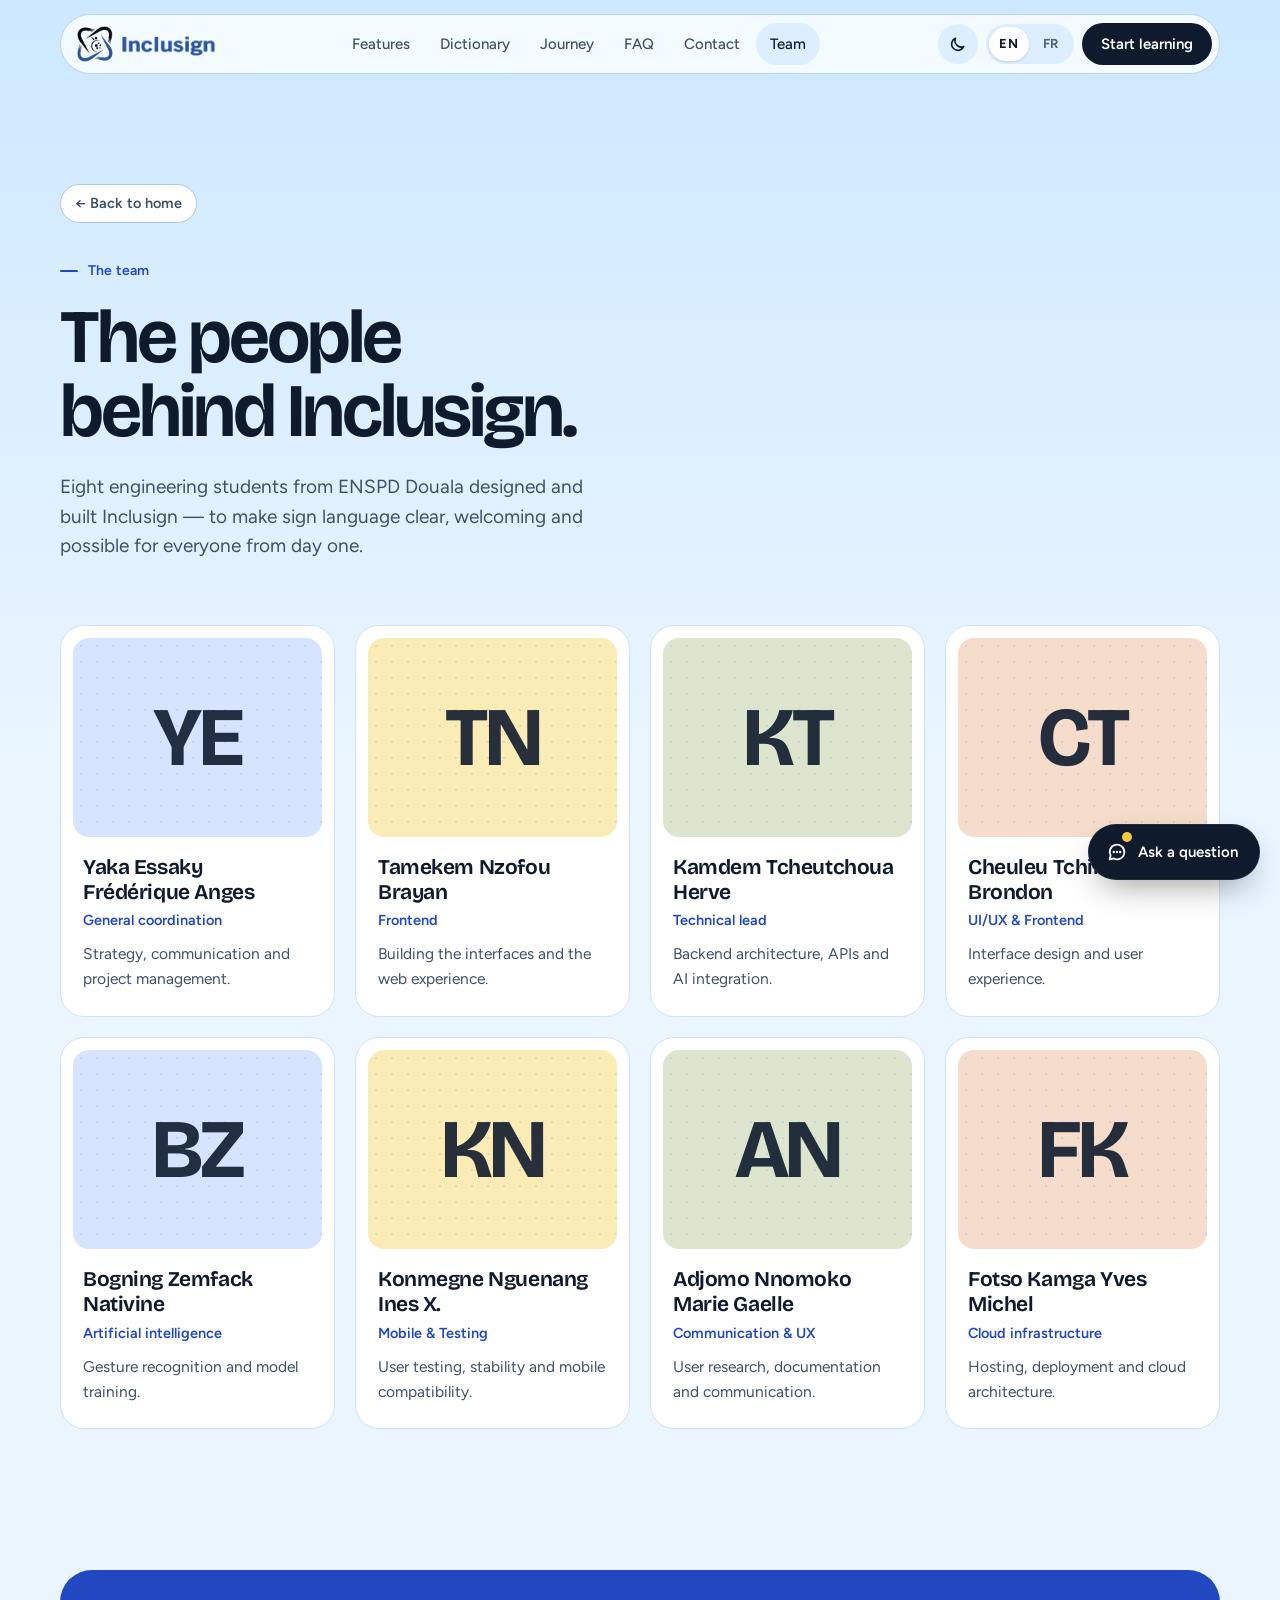
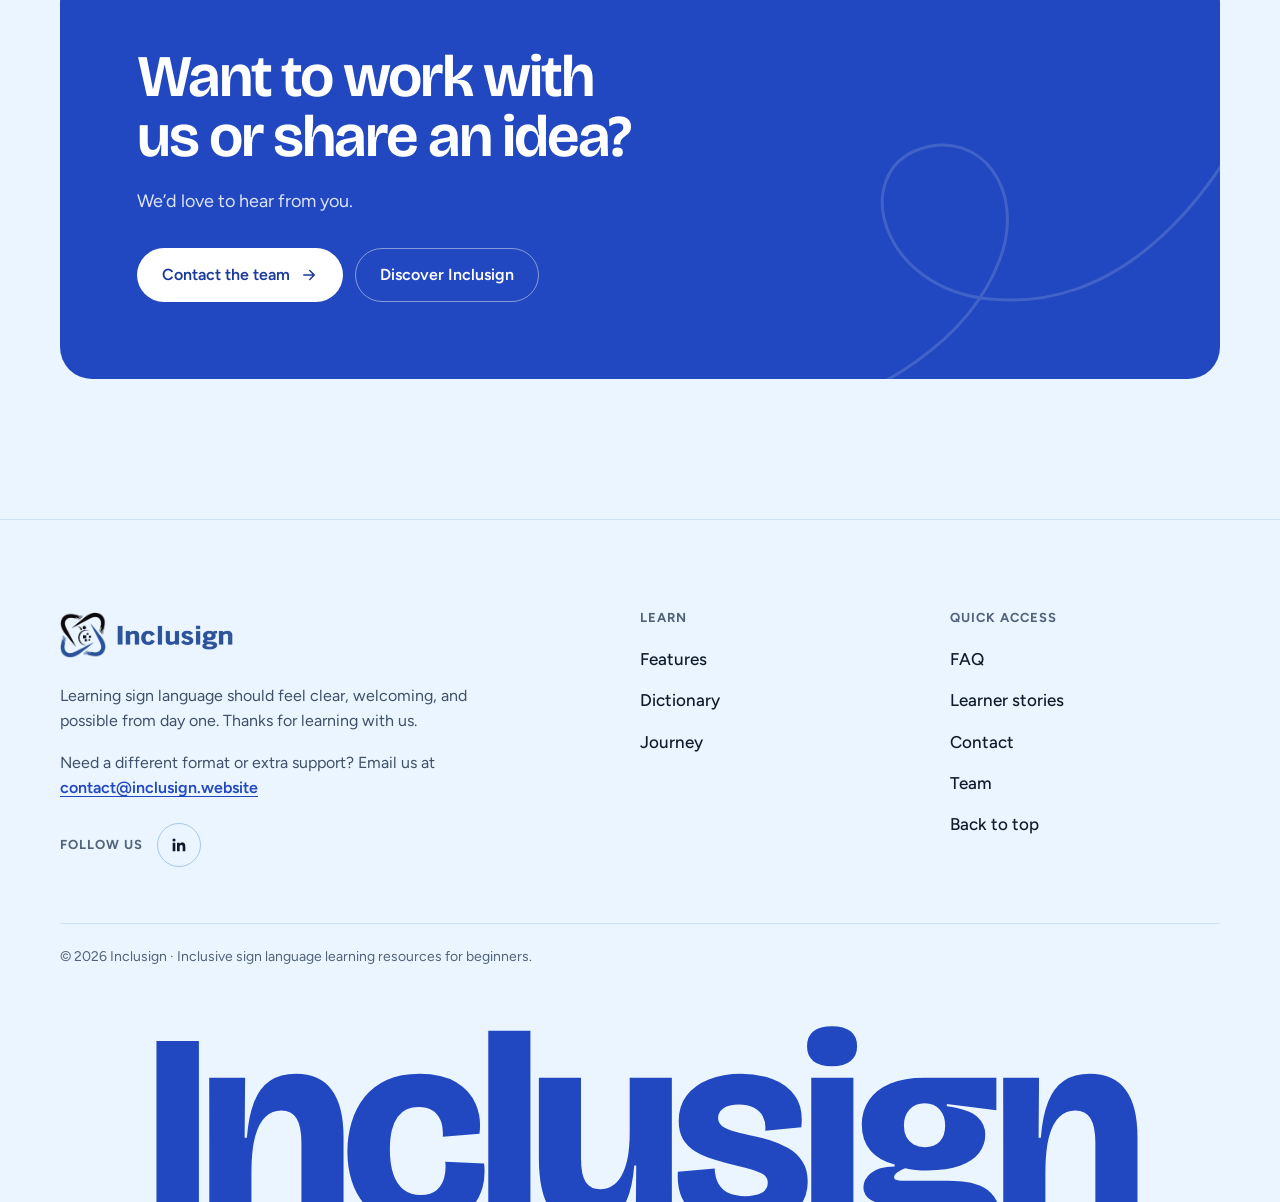
<file: team.html>
<!doctype html>
<html lang="en">
<head>
  <meta charset="utf-8" />
  <meta name="viewport" content="width=device-width, initial-scale=1" />
  <title>The team — Inclusign</title>
  <meta name="description" content="Eight engineering students from ENSPD Douala designed and built Inclusign." />
  <meta name="theme-color" content="#EAF5FF" />
  <meta property="og:title" content="The team — Inclusign" />
  <meta property="og:description" content="Eight engineering students from ENSPD Douala designed and built Inclusign." />
  <meta property="og:type" content="website" />
  <meta property="og:site_name" content="Inclusign" />
  <meta property="og:url" content="https://www.inclusign.website/team.html" />
  <meta property="og:image" content="https://www.inclusign.website/assets/hero.jpg" />
  <meta name="twitter:card" content="summary_large_image" />
  <link rel="canonical" href="https://www.inclusign.website/team.html" />
  <link rel="icon" href="assets/favicon.ico" sizes="any" />
  <link rel="icon" type="image/png" sizes="32x32" href="assets/favicon-32.png" />
  <link rel="icon" type="image/png" sizes="192x192" href="assets/icon-192.png" />
  <link rel="apple-touch-icon" href="assets/apple-touch-icon.png" />

  <link rel="preconnect" href="https://fonts.googleapis.com" />
  <link rel="preconnect" href="https://fonts.gstatic.com" crossorigin />
  <link href="https://fonts.googleapis.com/css2?family=Bricolage+Grotesque:opsz,wght@12..96,500..800&family=Figtree:ital,wght@0,400..700;1,400..500&display=swap" rel="stylesheet" />
  <link rel="stylesheet" href="styles.css?v=2026-10-09a" />
  <script>
    // Apply the saved (or system) theme before first paint to avoid a flash
    (function () {
      var root = document.documentElement, theme;
      try { theme = localStorage.getItem('inclusign-theme'); } catch (e) {}
      if (theme !== 'light' && theme !== 'dark') {
        theme = window.matchMedia && matchMedia('(prefers-color-scheme: dark)').matches ? 'dark' : 'light';
      }
      root.setAttribute('data-theme', theme);
      root.classList.add('js');
    })();
  </script>
</head>
<body data-page="team">
  <a class="skip" href="#main" data-i18n="skip">Skip to content</a>

  <header class="nav" id="nav">
    <div class="nav-pill">
      <a class="brand" href="index.html" aria-label="Inclusign — home">
        <span class="logo" aria-hidden="true">
          <img class="logo-mark on-light" src="assets/logo-mark.png" alt="" width="36" height="36" />
          <img class="logo-mark on-dark" src="assets/logo-mark-dark.png" alt="" width="36" height="36" />
          <img class="logo-word on-light" src="assets/logo-wordmark.png" alt="" width="93" height="20" />
          <img class="logo-word on-dark" src="assets/logo-wordmark-dark.png" alt="" width="93" height="20" />
        </span>
      </a>

      <nav class="nav-links" aria-label="Primary">
        <a href="index.html#learning-features" data-i18n="nav.features">Features</a>
        <a href="index.html#dictionary-overview" data-i18n="nav.dictionary">Dictionary</a>
        <a href="index.html#practice-journey" data-i18n="nav.journey">Journey</a>
        <a href="index.html#common-questions" data-i18n="nav.faq">FAQ</a>
        <a href="index.html#contact" data-i18n="nav.contact">Contact</a>
        <a href="team.html" class="is-active" aria-current="page" data-i18n="nav.team">Team</a>
      </nav>

      <div class="nav-actions">
        <button class="theme-btn" type="button" aria-pressed="false" data-theme-toggle
                aria-label="Dark mode" data-i18n-attr="aria-label:theme.dark;title:theme.toggle" title="Switch light / dark">
          <svg width="20" height="20" class="i-moon" viewBox="0 0 24 24" aria-hidden="true"><path d="M20 14.5A8 8 0 0 1 9.5 4a8 8 0 1 0 10.5 10.5z"/></svg>
          <svg width="20" height="20" class="i-sun" viewBox="0 0 24 24" aria-hidden="true"><circle cx="12" cy="12" r="4"/><path d="M12 2.5v2M12 19.5v2M4.6 4.6l1.4 1.4M18 18l1.4 1.4M2.5 12h2M19.5 12h2M4.6 19.4 6 18M18 6l1.4-1.4"/></svg>
        </button>
        <div class="lang" role="group" aria-label="Language">
          <button type="button" data-lang="en" aria-pressed="true">EN</button>
          <button type="button" data-lang="fr" aria-pressed="false">FR</button>
        </div>
        <a class="btn btn-ink btn-sm nav-cta" href="index.html#practice-journey" data-i18n="nav.cta">Start learning</a>
        <button class="menu-btn" type="button" aria-expanded="false" aria-controls="mobile-menu">
          <span class="sr-only" data-i18n="nav.menu">Menu</span>
          <span class="menu-icon" aria-hidden="true"><i></i><i></i></span>
        </button>
      </div>
    </div>

    <div class="mobile-menu" id="mobile-menu" hidden>
      <a href="index.html#learning-features" data-i18n="nav.features">Features</a>
      <a href="index.html#dictionary-overview" data-i18n="nav.dictionary">Dictionary</a>
      <a href="index.html#practice-journey" data-i18n="nav.journey">Journey</a>
      <a href="index.html#common-questions" data-i18n="nav.faq">FAQ</a>
      <a href="index.html#contact" data-i18n="nav.contact">Contact</a>
      <a href="team.html" aria-current="page" data-i18n="nav.team">Team</a>
      <div class="menu-prefs">
        <span data-i18n="theme.label">Appearance</span>
        <div class="seg" role="group" aria-label="Appearance" data-i18n-attr="aria-label:theme.label">
          <button type="button" data-theme-set="light" aria-pressed="true">
            <svg width="20" height="20" viewBox="0 0 24 24" aria-hidden="true"><circle cx="12" cy="12" r="4"/><path d="M12 2.5v2M12 19.5v2M4.6 4.6l1.4 1.4M18 18l1.4 1.4M2.5 12h2M19.5 12h2M4.6 19.4 6 18M18 6l1.4-1.4"/></svg>
            <span data-i18n="theme.lightShort">Light</span>
          </button>
          <button type="button" data-theme-set="dark" aria-pressed="false">
            <svg width="20" height="20" viewBox="0 0 24 24" aria-hidden="true"><path d="M20 14.5A8 8 0 0 1 9.5 4a8 8 0 1 0 10.5 10.5z"/></svg>
            <span data-i18n="theme.darkShort">Dark</span>
          </button>
        </div>
      </div>
      <a class="btn btn-primary" href="index.html#practice-journey" data-i18n="nav.cta">Start learning</a>
    </div>
  </header>

  <main id="main">

    <!-- ───────────── Team intro ───────────── -->
    <section class="page-hero" id="team-top" aria-labelledby="team-title">
      <div class="container hero-copy">
        <a class="back-link" href="index.html" data-i18n="team.back">← Back to home</a>
        <p class="eyebrow" data-i18n="team.eyebrow">The team</p>
        <h1 id="team-title" class="display" data-i18n="team.title">The people behind Inclusign.</h1>
        <p class="lead" data-i18n="team.lead">Eight engineering students from ENSPD Douala designed and built Inclusign — to make sign language clear, welcoming and possible for everyone from day one.</p>
      </div>
    </section>

    <!-- ───────────── Team members (edit TEAM at the top of script.js) ───────────── -->
    <section class="team-section" aria-labelledby="team-title">
      <div class="container">
        <ul class="team-grid reveal reveal-children" data-team aria-label="Team members" data-i18n-attr="aria-label:team.gridLabel"></ul>
      </div>
    </section>

    <!-- ───────────── Get in touch ───────────── -->
    <section class="cta-wrap" aria-labelledby="team-cta-title">
      <div class="container">
        <div class="cta cta-solo reveal">
          <div class="cta-copy">
            <h2 id="team-cta-title" class="h2" data-i18n="team.ctaTitle">Want to work with us or share an idea?</h2>
            <p data-i18n="team.ctaText">We’d love to hear from you.</p>
            <div class="cta-row">
              <a class="btn btn-light" href="index.html#contact">
                <span data-i18n="team.ctaContact">Contact the team</span>
                <svg class="arr" width="18" height="18" viewBox="0 0 24 24" aria-hidden="true"><path d="M5 12h14M13 6l6 6-6 6" fill="none" stroke="currentColor" stroke-width="2" stroke-linecap="round" stroke-linejoin="round"/></svg>
              </a>
              <a class="btn btn-outline-light" href="index.html" data-i18n="team.ctaHome">Discover Inclusign</a>
            </div>
          </div>
        </div>
      </div>
    </section>
  </main>

  <footer class="footer">
    <div class="container">
      <div class="footer-grid">
        <div class="footer-brand">
          <a class="brand brand-lg" href="index.html" aria-label="Inclusign">
            <span class="logo" aria-hidden="true">
              <img class="logo-mark on-light" src="assets/logo-mark.png" alt="" width="36" height="36" />
              <img class="logo-mark on-dark" src="assets/logo-mark-dark.png" alt="" width="36" height="36" />
              <img class="logo-word on-light" src="assets/logo-wordmark.png" alt="" width="93" height="20" />
              <img class="logo-word on-dark" src="assets/logo-wordmark-dark.png" alt="" width="93" height="20" />
            </span>
          </a>
          <p data-i18n="footer.blurb">Learning sign language should feel clear, welcoming, and possible from day one. Thanks for learning with us.</p>
          <p class="footer-contact"><span data-i18n="footer.contact">Need a different format or extra support? Email us at</span>
            <a href="mailto:contact@inclusign.website" data-email>contact@inclusign.website</a></p>
          <div class="socials">
            <span class="footer-h" data-i18n="footer.follow">Follow us</span>
            <a class="social-btn" href="https://www.linkedin.com/company/inclusign-ai/" target="_blank" rel="noopener noreferrer" data-linkedin
               aria-label="Inclusign on LinkedIn (opens in a new tab)" data-i18n-attr="aria-label:social.linkedin;title:social.linkedinShort" title="LinkedIn"><svg width="20" height="20" viewBox="0 0 24 24" aria-hidden="true"><path d="M20.45 20.45h-3.56v-5.57c0-1.33-.02-3.04-1.85-3.04-1.85 0-2.14 1.45-2.14 2.94v5.67H9.35V9h3.41v1.56h.05c.48-.9 1.64-1.85 3.37-1.85 3.6 0 4.27 2.37 4.27 5.46v6.28zM5.34 7.43a2.06 2.06 0 1 1 0-4.13 2.06 2.06 0 0 1 0 4.13zM7.12 20.45H3.56V9h3.56v11.45z"/></svg></a>
          </div>
        </div>
        <nav class="footer-col" aria-labelledby="f-learn">
          <p class="footer-h" id="f-learn" data-i18n="footer.learn">Learn</p>
          <a href="index.html#learning-features" data-i18n="nav.features">Features</a>
          <a href="index.html#dictionary-overview" data-i18n="nav.dictionary">Dictionary</a>
          <a href="index.html#practice-journey" data-i18n="nav.journey">Journey</a>
        </nav>
        <nav class="footer-col" aria-labelledby="f-quick">
          <p class="footer-h" id="f-quick" data-i18n="footer.quick">Quick access</p>
          <a href="index.html#common-questions" data-i18n="nav.faq">FAQ</a>
          <a href="index.html#learner-stories" data-i18n="footer.stories">Learner stories</a>
          <a href="index.html#contact" data-i18n="nav.contact">Contact</a>
          <a href="team.html" aria-current="page" data-i18n="nav.team">Team</a>
          <a href="#team-top" data-i18n="footer.top">Back to top</a>
        </nav>
      </div>
      <div class="footer-base">
        <p data-i18n="footer.copy">© 2026 Inclusign · Inclusive sign language learning resources for beginners.</p>
      </div>
    </div>
    <p class="wordmark" aria-hidden="true">Inclusign</p>
  </footer>

  <!-- ───────────── Chat helper ───────────── -->
  <button class="chat-launcher" type="button" aria-expanded="false" aria-controls="chat-panel" data-chat-launcher>
    <svg width="20" height="20" class="i-chat" viewBox="0 0 24 24" aria-hidden="true"><path d="M20 12a8 8 0 0 1-11.6 7.1L4 20l1-4.2A8 8 0 1 1 20 12z"/><path d="M8.5 12h.01M12 12h.01M15.5 12h.01" stroke-width="2.6"/></svg>
    <svg width="20" height="20" class="i-close" viewBox="0 0 24 24" aria-hidden="true"><path d="M6 6l12 12M18 6 6 18"/></svg>
    <span class="label" data-i18n="chat.launch">Ask a question</span>
    <span class="dot-new" aria-hidden="true"></span>
  </button>

  <section class="chat-panel" id="chat-panel" role="dialog" aria-labelledby="chat-title" aria-describedby="chat-sub" hidden data-chat-panel>
    <header class="chat-head">
      <span class="chat-avatar" aria-hidden="true"><img src="assets/logo-mark.png" alt="" width="30" height="30" /></span>
      <div>
        <p class="chat-title" id="chat-title" data-i18n="chat.title">Inclusign helper</p>
        <p class="chat-sub" id="chat-sub" data-i18n="chat.sub">Automated answers from our guides</p>
      </div>
      <button type="button" class="chat-icon-btn" data-chat-reset aria-label="Start over" data-i18n-attr="aria-label:chat.reset;title:chat.reset" title="Start over">
        <svg width="20" height="20" viewBox="0 0 24 24" aria-hidden="true"><path d="M4 12a8 8 0 1 0 2.4-5.7"/><path d="M4 4v4.5h4.5"/></svg>
      </button>
      <button type="button" class="chat-icon-btn" data-chat-close aria-label="Close chat" data-i18n-attr="aria-label:chat.close;title:chat.close" title="Close chat">
        <svg width="20" height="20" viewBox="0 0 24 24" aria-hidden="true"><path d="M6 6l12 12M18 6 6 18"/></svg>
      </button>
    </header>

    <div class="chat-log" role="log" aria-live="polite" aria-relevant="additions" data-chat-log></div>

    <form class="chat-form" data-chat-form>
      <label class="sr-only" for="chat-input" data-i18n="chat.inputLabel">Type your question</label>
      <input id="chat-input" type="text" autocomplete="off" maxlength="300" enterkeyhint="send"
             placeholder="Type your question…" data-i18n-attr="placeholder:chat.placeholder" />
      <button class="chat-send" type="submit" aria-label="Send" data-i18n-attr="aria-label:chat.send" disabled>
        <svg width="20" height="20" viewBox="0 0 24 24" aria-hidden="true"><path d="M5 12h13M13 6l6 6-6 6"/></svg>
      </button>
    </form>
    <p class="chat-foot" data-i18n="chat.foot">Automated helper · for anything else, use the contact form.</p>
  </section>

  <script src="script.js?v=2026-10-09b" defer></script>
</body>
</html>
</file>
<file: styles.css>
/* ==========================================================
   Inclusign — styles
   Palette: sky blue (bright) / morning blue (dark), cobalt (logo), sun accent
   ========================================================== */

:root {
  --paper: #EAF5FF;            /* sky blue */
  --paper-2: #DCEEFF;
  --card: #FFFFFF;
  --ink: #0F1B2D;
  --ink-2: #3F5068;
  --ink-3: #52637A;
  --line: #CFE2F5;
  --line-2: #A9C8E6;

  --blue: #2148C0;
  --blue-2: #1A3A9E;
  --blue-soft: #D6E4FF;
  --sun: #F5C842;
  --sun-soft: #FBEBB5;
  --peach: #F6DCCB;
  --sage: #DDE5CF;
  --sand: #E3EEF9;

  --dark: #0E1B33;
  --dark-2: #142544;
  --dark-line: #233657;
  --dark-text: #EEF2FA;
  --dark-muted: #A9ADB5;
  --dark-border: transparent;

  --accent: #2148C0;          /* blue used for text + icons */
  --on-ink: #FFFFFF;          /* text on ink-filled surfaces */
  --ink-hover: #22324A;
  --nav-bg: rgba(255, 255, 255, .78);
  --nav-bg-scrolled: rgba(255, 255, 255, .92);
  --nav-border: rgba(169, 200, 230, .75);
  --glass: rgba(255, 255, 255, .94);
  --sun-line: #F0DC9A;
  --sun-text: #4A4334;
  --sun-visual: rgba(255, 255, 255, .5);
  --day-text: #7A6F55;
  --day-line: #D9C78F;
  --wordmark: #2148C0;
  --shadow: rgba(15, 40, 80, .3);

  --font-display: "Bricolage Grotesque", ui-sans-serif, system-ui, sans-serif;
  --font-body: "Figtree", ui-sans-serif, system-ui, -apple-system, "Segoe UI", sans-serif;

  --r-xl: 32px;
  --r-lg: 24px;
  --r-md: 16px;
  --r-sm: 12px;

  --gutter: clamp(16px, 4vw, 40px);
  --section-y: clamp(84px, 11vw, 148px);
  --ease: cubic-bezier(.2, .7, .2, 1);
  color-scheme: light;
}

/* Dark theme, "morning blue" — set on <html data-theme="dark"> before first paint */
:root[data-theme="dark"] {
  color-scheme: dark;
  --paper: #0B1A33;
  --paper-2: #10223F;
  --card: #152A4C;
  --ink: #EEF2FA;
  --ink-2: #B7C3DC;
  --ink-3: #8D9BBA;
  --line: #213A63;
  --line-2: #2E4A78;

  --blue: #2F5BD3;
  --blue-2: #244BB8;
  --blue-soft: #1C3368;
  --sun-soft: #33301F;
  --peach: #3B2B3A;
  --sage: #1E3A3C;
  --sand: #2A3350;

  --dark: #081429;
  --dark-border: #1C3359;
  --dark-line: #203759;
  --dark-muted: #A9B6D0;
  --dark-text: #EEF2FA;

  --accent: #A3BAFF;
  --on-ink: #0B1A33;
  --ink-hover: #D6DEEE;
  --nav-bg: rgba(21, 42, 76, .72);
  --nav-bg-scrolled: rgba(21, 42, 76, .94);
  --nav-border: rgba(46, 74, 120, .8);
  --glass: rgba(16, 34, 63, .9);
  --sun-line: #4D4425;
  --sun-text: #E2D6AE;
  --sun-visual: rgba(255, 255, 255, .04);
  --day-text: #B9AA7F;
  --day-line: #66592F;
  --wordmark: #5C86F2;
  --shadow: rgba(2, 8, 20, .6);
}
/* Bright mode: the page opens on a soft sky */
:root:not([data-theme="dark"]) body,
:root:not([data-theme="dark"]) .ls-curtain {
  background: linear-gradient(180deg, #CDE8FF 0, rgba(234, 245, 255, 0) 760px) no-repeat, var(--paper);
}
/* Dark mode: a soft first-light glow at the top of the page */
:root[data-theme="dark"] body,
:root[data-theme="dark"] .ls-curtain {
  background:
    radial-gradient(1100px 620px at 78% -180px, rgba(110, 150, 255, .22), transparent 70%) no-repeat,
    radial-gradient(760px 420px at 12% -140px, rgba(245, 200, 66, .07), transparent 70%) no-repeat,
    var(--paper);
}
:root[data-theme="dark"] .day.on { background: var(--sun); color: #121417; }
:root[data-theme="dark"] .opt svg { stroke: var(--blue); }
:root[data-theme="dark"] .stage,
:root[data-theme="dark"] .tile-photo { box-shadow: 0 0 0 1px var(--line); }

/* ---------- Base ---------- */
*, *::before, *::after { box-sizing: border-box; }
html { overflow-x: clip; -webkit-text-size-adjust: 100%; scroll-behavior: smooth; scroll-padding-top: 96px; interpolate-size: allow-keywords; }
body {
  margin: 0;
  background: var(--paper);
  color: var(--ink);
  font-family: var(--font-body);
  font-size: 17px;
  line-height: 1.6;
  -webkit-font-smoothing: antialiased;
  text-rendering: optimizeLegibility;
  overflow-x: clip;
}
img { display: block; max-width: 100%; height: auto; }
a { color: inherit; }
button { font: inherit; color: inherit; }
h1, h2, h3, p, ul, ol, figure, blockquote { margin: 0; }
ul, ol { padding: 0; list-style: none; }
::selection { background: var(--sun); color: #121417; }

:focus-visible { outline: 3px solid var(--accent); outline-offset: 3px; border-radius: 6px; }
.section-dark :focus-visible, .cta :focus-visible { outline-color: var(--sun); }
.section-dark .app :focus-visible { outline-color: var(--accent); }

.sr-only {
  position: absolute; width: 1px; height: 1px; padding: 0; margin: -1px;
  overflow: hidden; clip: rect(0 0 0 0); white-space: nowrap; border: 0;
}
.skip {
  position: fixed; left: 16px; top: -60px; z-index: 100;
  background: var(--ink); color: var(--on-ink); padding: 10px 16px; border-radius: 10px;
  text-decoration: none; font-weight: 600; transition: top .2s;
}
.skip:focus { top: 16px; }

.container { width: 100%; max-width: 1240px; margin-inline: auto; padding-inline: var(--gutter); }

/* ---------- Type ---------- */
.display, .h2, h3, .wordmark {
  font-family: var(--font-display);
  font-optical-sizing: auto;
}
.display {
  font-size: clamp(42px, 5.9vw, 84px);
  line-height: .98;
  letter-spacing: -0.04em;
  font-weight: 650;
  text-wrap: balance;
}
:lang(fr) .display { font-size: clamp(38px, 4.9vw, 70px); line-height: 1.02; }
.h2 {
  font-size: clamp(34px, 4.6vw, 60px);
  line-height: 1.02;
  letter-spacing: -0.035em;
  font-weight: 650;
  text-wrap: balance;
}
h3 { font-size: 22px; line-height: 1.2; letter-spacing: -0.02em; font-weight: 650; }
.lead { font-size: clamp(17px, 1.5vw, 19px); color: var(--ink-2); line-height: 1.55; max-width: 36ch; text-wrap: pretty; }

.eyebrow {
  display: inline-flex; align-items: center; gap: 10px;
  font-size: 14px; font-weight: 600; letter-spacing: .01em;
  color: var(--accent); margin-bottom: 18px;
}
.eyebrow::before { content: ""; width: 18px; height: 2px; background: currentColor; border-radius: 2px; }

.eyebrow-pill {
  display: inline-flex; align-items: center; gap: 10px;
  padding: 7px 14px 7px 10px; margin-bottom: 26px;
  background: var(--card); border: 1px solid var(--line); border-radius: 999px;
  font-size: 14px; font-weight: 600; color: var(--ink-2);
}
.eyebrow-pill .dot { width: 8px; height: 8px; border-radius: 50%; background: var(--blue); box-shadow: 0 0 0 4px var(--blue-soft); }

/* Hand-drawn highlighter under key words */
.swash {
  background-image: url("data:image/svg+xml,%3Csvg xmlns='http://www.w3.org/2000/svg' viewBox='0 0 300 24' preserveAspectRatio='none'%3E%3Cpath d='M3 15.5C58 9 140 7.5 297 11.5' stroke='%23F5C842' stroke-width='13' fill='none' stroke-linecap='round'/%3E%3C/svg%3E");
  background-repeat: no-repeat;
  background-position: 0 88%;
  background-size: 100% .42em;
  -webkit-box-decoration-break: clone;
  box-decoration-break: clone;
  padding-inline: .04em;
}

/* ---------- Buttons ---------- */
.btn {
  display: inline-flex; align-items: center; justify-content: center; gap: 10px;
  height: 54px; padding: 0 24px;
  border-radius: 999px; border: 1px solid transparent;
  font-weight: 600; font-size: 16px; line-height: 1; text-decoration: none; white-space: nowrap;
  cursor: pointer;
  transition: background-color .2s, color .2s, border-color .2s, transform .2s var(--ease), box-shadow .2s;
}
.btn:active { transform: translateY(1px) scale(.99); }
.btn .arr { transition: transform .25s var(--ease); }
.btn:hover .arr { transform: translateX(3px); }
.btn-sm { height: 42px; padding: 0 18px; font-size: 15px; }

.btn-primary {
  background: var(--blue); color: #fff;
  box-shadow: inset 0 1px 0 rgba(255,255,255,.18), 0 1px 2px rgba(18,20,23,.18), 0 6px 18px -8px rgba(33,72,192,.6);
}
.btn-primary:hover { background: var(--blue-2); }
.btn-ink { background: var(--ink); color: var(--on-ink); }
.btn-ink:hover { background: var(--ink-hover); }
.btn-ghost { background: transparent; border-color: var(--line-2); color: var(--ink); }
.btn-ghost:hover { background: var(--card); border-color: var(--ink); }
.btn-light { background: #fff; color: var(--blue-2); }
.btn-light:hover { background: var(--sun); color: #121417; }
.btn-outline-light { border-color: rgba(255,255,255,.45); color: #fff; }
.btn-outline-light:hover { background: rgba(255,255,255,.1); border-color: #fff; }

.text-link { color: var(--accent); font-weight: 600; text-decoration: underline; text-decoration-thickness: 1.5px; text-underline-offset: 3px; }
.text-link:hover { text-decoration-thickness: 2.5px; }

/* ---------- Navigation ---------- */
.nav {
  position: fixed; inset: 14px 0 auto; z-index: 50;
  padding-inline: var(--gutter);
  pointer-events: none;
}
.nav-pill {
  pointer-events: auto;
  max-width: 1160px; margin-inline: auto;
  display: flex; align-items: center; justify-content: space-between; gap: 16px;
  padding: 7px 7px 7px 10px;
  background: var(--nav-bg);
  -webkit-backdrop-filter: saturate(1.4) blur(14px);
  backdrop-filter: saturate(1.4) blur(14px);
  border: 1px solid var(--nav-border);
  border-radius: 999px;
  transition: box-shadow .3s, background-color .3s;
}
.nav.is-scrolled .nav-pill { box-shadow: 0 10px 30px -14px rgba(18,20,23,.28); background: var(--nav-bg-scrolled); }

.brand { display: inline-flex; align-items: center; gap: 9px; text-decoration: none; padding: 4px 6px; border-radius: 12px; }
.logo { display: inline-flex; align-items: center; gap: 9px; }
.logo-mark { width: 36px; height: 36px; }
.logo-word { width: auto; height: 20px; translate: 0 2px; } /* optically centre the caps, not the "g" descender */
.brand-lg .logo { gap: 11px; }
.brand-lg .logo-mark { width: 46px; height: 46px; }
.brand-lg .logo-word { height: 25px; }

/* Theme-specific artwork */
.on-dark { display: none !important; }
:root[data-theme="dark"] .on-light { display: none !important; }
:root[data-theme="dark"] .on-dark { display: block !important; }

.nav-links { display: flex; gap: 2px; }
.nav-links a {
  padding: 9px 14px; border-radius: 999px;
  font-size: 15px; font-weight: 500; color: var(--ink-2); text-decoration: none;
  transition: background-color .2s, color .2s;
}
.nav-links a:hover { background: var(--paper-2); color: var(--ink); }
.nav-links a.is-active { color: var(--ink); background: var(--paper-2); }

.nav-actions { display: flex; align-items: center; gap: 8px; }

.lang {
  display: inline-flex; padding: 3px; gap: 2px;
  background: var(--paper-2); border-radius: 999px;
}
.lang button {
  border: 0; background: transparent; cursor: pointer;
  height: 34px; min-width: 40px; padding: 0 10px; border-radius: 999px;
  font-size: 13px; font-weight: 700; letter-spacing: .04em; color: var(--ink-3);
  transition: background-color .2s, color .2s, box-shadow .2s;
}
.lang button[aria-pressed="true"] { background: var(--card); color: var(--ink); box-shadow: 0 1px 3px rgba(18,20,23,.14); }
.lang button:hover:not([aria-pressed="true"]) { color: var(--ink); }

.menu-btn {
  display: none; width: 44px; height: 44px; border-radius: 50%;
  border: 0; background: var(--ink); color: var(--on-ink); cursor: pointer;
  align-items: center; justify-content: center;
}
.menu-icon { display: grid; gap: 5px; width: 16px; }
.menu-icon i { display: block; height: 2px; background: currentColor; border-radius: 2px; transition: transform .25s var(--ease); }
.menu-btn[aria-expanded="true"] .menu-icon i:first-child { transform: translateY(3.5px) rotate(45deg); }
.menu-btn[aria-expanded="true"] .menu-icon i:last-child { transform: translateY(-3.5px) rotate(-45deg); }

.mobile-menu {
  pointer-events: auto;
  max-width: 1160px; margin: 8px auto 0;
  display: grid; gap: 2px; padding: 10px;
  background: var(--card); border: 1px solid var(--line); border-radius: var(--r-lg);
  box-shadow: 0 24px 50px -20px rgba(18,20,23,.3);
}
.mobile-menu[hidden] { display: none; }
.mobile-menu a:not(.btn) {
  padding: 14px 14px; border-radius: 14px; text-decoration: none;
  font-family: var(--font-display); font-size: 22px; font-weight: 600; letter-spacing: -0.02em;
}
.mobile-menu a:not(.btn):hover { background: var(--paper); }
.mobile-menu .btn { margin-top: 8px; }

/* ---------- Hero ---------- */
.hero { padding-top: clamp(120px, 14vw, 168px); }
.hero-grid {
  display: grid; grid-template-columns: 1.02fr 1fr; gap: clamp(32px, 5vw, 72px);
  align-items: center;
}
.hero-copy .lead { margin-top: 26px; max-width: 34ch; }
.cta-row { display: flex; flex-wrap: wrap; gap: 12px; margin-top: 36px; }

.hero-points { display: flex; flex-wrap: wrap; gap: 10px 22px; margin-top: 36px; }
.hero-points li { display: inline-flex; align-items: center; gap: 8px; font-size: 15px; font-weight: 500; color: var(--ink-2); }
.hero-points svg { width: 18px; height: 18px; fill: none; stroke: var(--accent); stroke-width: 2.4; stroke-linecap: round; stroke-linejoin: round; }

.hero-figure { position: relative; }
.stage {
  position: relative; aspect-ratio: 1 / 1;
  border-radius: var(--r-xl); overflow: hidden;
  background: var(--paper-2);
  box-shadow: 0 1px 0 rgba(255,255,255,.6) inset, 0 40px 80px -40px rgba(18,20,23,.35);
}
.stage img { width: 100%; height: 100%; object-fit: cover; object-position: 55% 50%; }

.notes { position: absolute; inset: 0; width: 100%; height: 100%; pointer-events: none; overflow: visible; }
.note-line, .note-head {
  fill: none; stroke: #fff; stroke-width: 2.6; stroke-linecap: round; stroke-linejoin: round;
  vector-effect: non-scaling-stroke;
  filter: drop-shadow(0 1px 1.5px rgba(18,20,23,.55));
}
.note-tag {
  position: absolute;
  display: inline-flex; align-items: center; gap: 7px;
  padding: 6px 12px 6px 6px;
  background: #fff; color: #121417;
  border-radius: 999px;
  font-size: 14px; font-weight: 600; white-space: nowrap; line-height: 1.2;
  box-shadow: 0 6px 18px -6px rgba(18,20,23,.4);
}
.note-tag i {
  display: grid; place-items: center;
  width: 22px; height: 22px; border-radius: 50%;
  font-style: normal; font-size: 12px; font-weight: 700;
  background: var(--sun); color: #121417;
}
.note-tag.t1 { left: 44%; top: 4.5%; }
.note-tag.t2 { right: 3.5%; top: 79%; }
.note-tag.t3 { left: 3.5%; top: 79%; }

.hero-figure figcaption {
  margin-top: 14px; font-size: 14px; color: var(--ink-3);
  display: flex; align-items: center; gap: 10px;
}
.hero-figure figcaption::before { content: ""; width: 22px; height: 1px; background: var(--line-2); }

/* Load-in: draw the annotation strokes, then pop labels */
.js .note-line, .js .note-head { stroke-dasharray: 120; stroke-dashoffset: 120; animation: draw .9s var(--ease) forwards; }
.js .note-head { animation-duration: .35s; }
.js .note-line.n1 { animation-delay: .7s; }  .js .note-head.n1 { animation-delay: 1.4s; }
.js .note-line.n2 { animation-delay: 1.1s; } .js .note-head.n2 { animation-delay: 1.8s; }
.js .note-line.n3 { animation-delay: 1.5s; } .js .note-head.n3 { animation-delay: 2.2s; }
.js .note-tag { opacity: 0; transform: translateY(6px) scale(.96); animation: pop .5s var(--ease) forwards; }
.js .note-tag.t1 { animation-delay: .5s; }
.js .note-tag.t2 { animation-delay: .9s; }
.js .note-tag.t3 { animation-delay: 1.3s; }
@keyframes draw { to { stroke-dashoffset: 0; } }
@keyframes pop { to { opacity: 1; transform: none; } }

/* Ticker */
.ticker {
  margin-top: clamp(64px, 9vw, 110px);
  border-block: 1px solid var(--line);
  display: flex; align-items: center;
  background: var(--paper);
}
.ticker-label {
  flex: none; padding: 20px var(--gutter); padding-right: 24px;
  font-size: 14px; font-weight: 600; color: var(--ink-3);
  border-right: 1px solid var(--line);
  max-width: 13em; line-height: 1.3;
}
.ticker-track {
  flex: 1; overflow: hidden;
  -webkit-mask-image: linear-gradient(90deg, transparent, #000 6%, #000 94%, transparent);
  mask-image: linear-gradient(90deg, transparent, #000 6%, #000 94%, transparent);
}
.ticker-list { display: flex; width: max-content; animation: marquee 48s linear infinite; }
.ticker-track:hover .ticker-list { animation-play-state: paused; }
.ticker-list li {
  display: inline-flex; align-items: center; gap: 28px; padding-right: 28px;
  font-family: var(--font-display); font-size: clamp(24px, 3vw, 34px); font-weight: 600; letter-spacing: -0.02em;
  white-space: nowrap;
}
.ticker-list li::after {
  content: ""; width: 9px; height: 9px; border-radius: 50%;
  background: var(--blue); opacity: .85;
}
.ticker-list li:nth-child(3n+2)::after { background: var(--sun); opacity: 1; }
@keyframes marquee { to { transform: translateX(-50%); } }

/* ---------- Sections ---------- */
.section { padding-block: var(--section-y); }
.section-tint { background: var(--paper-2); }

.section-head { margin-bottom: clamp(44px, 6vw, 72px); }
.section-head.split { display: grid; grid-template-columns: 1.25fr 1fr; gap: 32px 64px; align-items: end; }
.section-head.split .h2 { max-width: 15ch; }
.section-head.split .lead { justify-self: end; }
.section-head.center { text-align: center; display: grid; justify-items: center; }
.section-head.center .h2 { max-width: 18ch; }
.section-head.center .lead { margin-top: 20px; max-width: 46ch; }

/* ---------- Journey steps ---------- */
.steps { display: grid; grid-template-columns: repeat(3, 1fr); gap: 20px; counter-reset: step; }
.step {
  background: var(--card); border: 1px solid var(--line); border-radius: var(--r-lg);
  padding: 14px 14px 28px;
  display: flex; flex-direction: column;
  transition: transform .35s var(--ease), box-shadow .35s;
}
.step:hover { transform: translateY(-4px); box-shadow: 0 24px 50px -30px rgba(18,20,23,.35); }
.step h3, .step > p { padding-inline: 14px; }
.step > p:last-child { color: var(--ink-2); margin-top: 8px; font-size: 16px; }
.step-num { display: flex; align-items: center; gap: 10px; margin: 24px 0 10px; font-size: 14px; font-weight: 600; color: var(--ink-3); }
.step-num span:first-child {
  font-family: var(--font-display); font-weight: 700; font-size: 13px;
  padding: 3px 9px; border-radius: 999px; background: var(--ink); color: var(--on-ink);
}

.vignette {
  aspect-ratio: 16 / 10.5; border-radius: var(--r-md);
  background: var(--paper);
  display: grid; place-content: center; gap: 10px;
  padding: 20px; overflow: hidden; position: relative;
}
.vignette::before {
  content: ""; position: absolute; inset: 0;
  background-image: radial-gradient(var(--line-2) 1px, transparent 1px);
  background-size: 16px 16px; opacity: .45;
}
.vignette > * { position: relative; }

.mini-card {
  width: min(250px, 100%); background: var(--card); border-radius: 14px; padding: 16px 16px 18px;
  box-shadow: 0 1px 2px rgba(18,20,23,.06), 0 12px 24px -14px rgba(18,20,23,.25);
}
.mini-row { display: flex; justify-content: space-between; font-size: 13px; font-weight: 600; color: var(--ink-3); }
.mini-kicker { color: var(--accent); }
.mini-title { font-family: var(--font-display); font-weight: 650; font-size: 20px; letter-spacing: -0.02em; margin: 4px 0 14px; }
.segments { display: grid; grid-template-columns: repeat(5, 1fr); gap: 5px; }
.segments i { height: 7px; border-radius: 4px; background: var(--paper-2); }
.segments i.on { background: var(--blue); }

.mini-search {
  width: min(250px, 100%); display: flex; align-items: center; gap: 8px;
  background: var(--card); border: 1.5px solid var(--blue); border-radius: 12px; padding: 11px 14px;
  font-weight: 600; box-shadow: 0 0 0 4px var(--blue-soft);
}
.mini-search svg { width: 18px; height: 18px; fill: none; stroke: var(--ink-3); stroke-width: 2; stroke-linecap: round; }
.caret { width: 2px; height: 18px; background: var(--blue); margin-left: -6px; animation: blink 1.1s steps(1) infinite; }
@keyframes blink { 50% { opacity: 0; } }
.mini-result {
  width: min(250px, 100%); display: flex; align-items: center; gap: 12px;
  background: var(--card); border-radius: 12px; padding: 10px 12px;
  box-shadow: 0 12px 24px -16px rgba(18,20,23,.3);
}
.mini-result b { display: block; font-size: 15px; line-height: 1.2; }
.mini-result small { font-size: 12px; color: var(--ink-3); }
.mini-glyph { width: 36px; height: 36px; border-radius: 10px; background: var(--blue-soft); display: grid; place-items: center; color: var(--accent); }
.mini-glyph svg { width: 20px; height: 20px; fill: none; stroke: currentColor; stroke-width: 2; stroke-linecap: round; stroke-linejoin: round; }

.quiz-q { font-family: var(--font-display); font-size: 19px; font-weight: 650; letter-spacing: -0.02em; text-align: center; }
.quiz-opts { display: flex; gap: 8px; justify-content: center; flex-wrap: wrap; }
.opt {
  display: inline-flex; align-items: center; gap: 6px;
  padding: 9px 14px; border-radius: 999px; background: var(--card); border: 1px solid var(--line);
  font-size: 14px; font-weight: 600;
}
.opt.is-right { background: var(--ink); border-color: var(--ink); color: var(--on-ink); }
.opt svg { width: 16px; height: 16px; fill: none; stroke: var(--sun); stroke-width: 2.6; stroke-linecap: round; stroke-linejoin: round; }

/* ---------- Dictionary (dark) ---------- */
.section-dark {
  background: var(--dark); color: var(--dark-text);
  border-radius: var(--r-xl);
  margin-inline: clamp(8px, 1.4vw, 20px);
  border: 1px solid var(--dark-border);
}
.section-dark .lead { color: var(--dark-muted); }
.section-dark .eyebrow { color: var(--sun); }

.dict-grid { display: grid; grid-template-columns: minmax(0, 1fr) minmax(0, 1.25fr); gap: clamp(40px, 6vw, 88px); align-items: start; }
.dict-copy .lead { margin-top: 22px; }
.dict-grid > *, .hero-grid > *, .faq-grid > *, .bento > *, .steps > *, .stories > * { min-width: 0; }

.flow { margin-top: 40px; display: grid; gap: 4px; counter-reset: flow; }
.flow li {
  display: grid; grid-template-columns: 40px 1fr; gap: 16px; align-items: start;
  padding: 16px 0; border-top: 1px solid var(--dark-line);
}
.flow li:last-child { border-bottom: 1px solid var(--dark-line); }
.flow h3 { font-size: 18px; color: var(--dark-text); }
.flow p { font-size: 15px; color: var(--dark-muted); margin-top: 2px; }
.flow-num {
  width: 34px; height: 34px; border-radius: 50%;
  border: 1.5px solid var(--dark-line);
  display: grid; place-items: center; font-weight: 700; font-size: 14px; color: var(--dark-muted);
  transition: background-color .3s, border-color .3s, color .3s;
}
.flow-num b { grid-area: 1 / 1; transition: opacity .2s, transform .3s var(--ease); }
.flow-num svg { grid-area: 1 / 1; width: 18px; height: 18px; fill: none; stroke: #121417; stroke-width: 2.6; stroke-linecap: round; stroke-linejoin: round; opacity: 0; transform: scale(.5); transition: opacity .2s, transform .3s var(--ease); }
.flow li.is-done .flow-num { background: var(--sun); border-color: var(--sun); }
.flow li.is-done .flow-num b { opacity: 0; transform: scale(.5); }
.flow li.is-done .flow-num svg { opacity: 1; transform: none; }
.try-hint { margin-top: 22px; font-size: 15px; font-weight: 600; color: var(--sun); }

/* Full LSC dictionary — "Coming soon" until it's live */
.soon-wrap { margin-top: 28px; }
.btn-soon {
  height: auto; min-height: 54px; padding: 10px 12px 10px 18px; gap: 8px 12px;
  max-width: 100%; flex-wrap: wrap; justify-content: flex-start; white-space: normal; text-align: left; /* long labels wrap on small phones */
  background: rgba(255, 255, 255, .06); color: var(--dark-text);
  border: 1px solid var(--dark-line); cursor: default;
}
.btn-soon svg { width: 20px; height: 20px; flex: none; fill: none; stroke: currentColor; stroke-width: 1.8; stroke-linecap: round; stroke-linejoin: round; }
.btn-soon:hover { border-color: rgba(255, 255, 255, .28); background: rgba(255, 255, 255, .09); }
.btn-soon:active { transform: none; }
.btn-soon.is-live { cursor: pointer; }
.soon-badge {
  padding: 5px 10px; border-radius: 999px;
  background: var(--sun); color: #121417;
  font-size: 12px; font-weight: 700; letter-spacing: .02em; white-space: nowrap;
}
.btn-soon.nudge { animation: nudge .4s ease; }
@keyframes nudge { 25% { transform: translateX(-4px); } 50% { transform: translateX(4px); } 75% { transform: translateX(-2px); } }
.soon-note { margin-top: 10px; min-height: 1.4em; font-size: 14.5px; color: var(--dark-muted); opacity: 0; transition: opacity .25s; }
.soon-note.is-shown { opacity: 1; }

/* App window */
.app {
  background: var(--paper); color: var(--ink);
  border-radius: var(--r-lg); padding: 18px;
  box-shadow: 0 0 0 1px rgba(255,255,255,.06), 0 40px 80px -30px rgba(0,0,0,.6);
}
.app-top { display: flex; align-items: center; justify-content: space-between; gap: 12px; padding: 2px 4px 14px; }
.app-title { display: inline-flex; align-items: center; gap: 9px; font-family: var(--font-display); font-weight: 650; font-size: 18px; letter-spacing: -0.02em; }
.saved-toggle {
  display: inline-flex; align-items: center; gap: 7px; cursor: pointer;
  height: 38px; padding: 0 8px 0 12px; border-radius: 999px;
  background: var(--card); border: 1px solid var(--line);
  font-size: 14px; font-weight: 600;
  transition: background-color .2s, border-color .2s, color .2s;
}
.saved-toggle svg { width: 16px; height: 16px; fill: none; stroke: currentColor; stroke-width: 2; stroke-linejoin: round; }
.saved-toggle .count { min-width: 24px; height: 24px; padding: 0 6px; border-radius: 999px; background: var(--paper-2); display: grid; place-items: center; font-size: 12px; }
.saved-toggle:hover { border-color: var(--ink); }
.saved-toggle[aria-pressed="true"] { background: var(--ink); color: var(--on-ink); border-color: var(--ink); }
.saved-toggle[aria-pressed="true"] svg { fill: currentColor; }
.saved-toggle[aria-pressed="true"] .count { background: var(--sun); color: #121417; }
.saved-toggle.bump .count { animation: bump .4s var(--ease); }
@keyframes bump { 40% { transform: scale(1.3); } }

.search {
  display: flex; align-items: center; gap: 10px;
  background: var(--card); border: 1.5px solid var(--line); border-radius: 14px;
  padding: 0 10px 0 14px; height: 52px;
  transition: border-color .2s, box-shadow .2s;
}
.search:focus-within { border-color: var(--blue); box-shadow: 0 0 0 4px var(--blue-soft); }
.search svg { width: 20px; height: 20px; flex: none; fill: none; stroke: var(--ink-3); stroke-width: 2; stroke-linecap: round; }
.search input {
  flex: 1; min-width: 0; border: 0; outline: 0; background: transparent;
  font: inherit; font-size: 16px; color: var(--ink);
}
.search input::placeholder { color: var(--ink-3); }
.search input::-webkit-search-cancel-button { cursor: pointer; }
.search kbd {
  font-family: var(--font-body); font-size: 12px; font-weight: 700; color: var(--ink-3);
  border: 1px solid var(--line); border-bottom-width: 2px; border-radius: 6px; padding: 1px 7px;
}

.chips { display: flex; gap: 6px; margin: 12px 0 14px; overflow-x: auto; scrollbar-width: none; padding-bottom: 2px; }
.chips::-webkit-scrollbar { display: none; }
.chip {
  flex: none; height: 36px; padding: 0 14px; border-radius: 999px; cursor: pointer;
  border: 1px solid var(--line); background: var(--card);
  font-size: 14px; font-weight: 600; color: var(--ink-2);
  transition: background-color .2s, color .2s, border-color .2s;
}
.chip:hover { border-color: var(--ink-3); color: var(--ink); }
.chip[aria-pressed="true"] { background: var(--blue); border-color: var(--blue); color: #fff; }

.sign-grid { display: grid; grid-template-columns: repeat(3, 1fr); gap: 8px; min-height: 196px; align-content: start; }
.sign {
  position: relative; border-radius: 14px; background: var(--card); border: 1.5px solid var(--line);
  transition: border-color .2s, transform .25s var(--ease), box-shadow .25s;
}
.sign:hover { transform: translateY(-2px); box-shadow: 0 12px 24px -16px rgba(18,20,23,.35); }
.sign.is-selected { border-color: var(--blue); box-shadow: 0 0 0 3px var(--blue-soft); }
.sign-open {
  display: grid; gap: 10px; width: 100%; text-align: left; cursor: pointer;
  padding: 12px; border: 0; background: transparent; border-radius: inherit;
}
.sign-glyph {
  width: 38px; height: 38px; border-radius: 10px; display: grid; place-items: center;
  background: var(--tint, var(--sand)); color: var(--ink);
}
.sign-glyph svg { width: 20px; height: 20px; fill: none; stroke: currentColor; stroke-width: 2; stroke-linecap: round; stroke-linejoin: round; }
.sign-word { font-family: var(--font-display); font-weight: 650; font-size: 18px; letter-spacing: -0.02em; line-height: 1.15; }
.sign-cat { display: block; font-size: 12.5px; color: var(--ink-3); font-weight: 500; margin-top: 2px; }
.sign-save {
  position: absolute; top: 8px; right: 8px; width: 34px; height: 34px; border-radius: 10px;
  border: 0; background: transparent; cursor: pointer; display: grid; place-items: center; color: var(--ink-3);
  transition: background-color .2s, color .2s;
}
.sign-save:hover { background: var(--paper); color: var(--ink); }
.sign-save svg { width: 18px; height: 18px; fill: none; stroke: currentColor; stroke-width: 2; stroke-linejoin: round; transition: transform .25s var(--ease); }
.sign-save[aria-pressed="true"] { color: var(--accent); }
.sign-save[aria-pressed="true"] svg { fill: currentColor; transform: scale(1.08); }

.empty { padding: 28px 16px; text-align: center; color: var(--ink-2); font-size: 15px; background: var(--card); border: 1.5px dashed var(--line-2); border-radius: 14px; }

.detail {
  margin-top: 10px; min-height: 132px;
  background: var(--card); border: 1px solid var(--line); border-radius: 16px; padding: 18px;
}
.detail-hint { color: var(--ink-3); font-size: 15px; height: 94px; display: grid; place-items: center; text-align: center; }
.detail-head { display: flex; align-items: center; gap: 12px; }
.detail-head .sign-glyph { width: 46px; height: 46px; border-radius: 12px; }
.detail-head .sign-glyph svg { width: 24px; height: 24px; }
.detail-word { font-family: var(--font-display); font-weight: 650; font-size: 26px; letter-spacing: -0.03em; line-height: 1.1; }
.detail-meta { font-size: 13px; color: var(--ink-3); font-weight: 500; }
.detail-how { margin-top: 12px; font-size: 15.5px; color: var(--ink-2); }
.detail-how b { color: var(--ink); font-weight: 600; }
.detail-actions { display: flex; flex-wrap: wrap; gap: 8px; margin-top: 14px; }
.d-btn {
  display: inline-flex; align-items: center; gap: 8px; cursor: pointer;
  height: 40px; padding: 0 16px; border-radius: 999px;
  font-size: 14px; font-weight: 600;
  border: 1px solid var(--line-2); background: var(--card);
  transition: background-color .2s, color .2s, border-color .2s;
}
.d-btn svg { width: 16px; height: 16px; fill: none; stroke: currentColor; stroke-width: 2.2; stroke-linecap: round; stroke-linejoin: round; }
.d-btn:hover { border-color: var(--ink); }
.d-btn.primary { background: var(--blue); border-color: var(--blue); color: #fff; }
.d-btn.primary:hover { background: var(--blue-2); }
.d-btn[aria-pressed="true"] { background: var(--sun-soft); border-color: var(--sun); color: var(--ink); }
.d-btn.save[aria-pressed="true"] svg { fill: currentColor; }
.detail.fade-in > * { animation: fadeUp .35s var(--ease); }
@keyframes fadeUp { from { opacity: 0; transform: translateY(6px); } }

.app-note { margin-top: 12px; font-size: 12.5px; color: var(--ink-3); text-align: center; }

/* ---------- Bento ---------- */
.bento {
  display: grid; grid-template-columns: 1.15fr 1fr 1fr; grid-template-rows: auto auto; gap: 16px;
}
.tile {
  background: var(--card); border: 1px solid var(--line); border-radius: var(--r-lg);
  padding: 14px 14px 26px; display: flex; flex-direction: column;
}
.tile h3, .tile > p { padding-inline: 12px; }
.tile h3 { margin-top: 22px; }
.tile > p { color: var(--ink-2); font-size: 16px; margin-top: 8px; }
.tile-blue { background: var(--blue); border-color: var(--blue); color: #fff; }
.tile-blue > p { color: #DCE4FA; }
.tile-sun { background: var(--sun-soft); border-color: var(--sun-line); }
.tile-sun > p { color: var(--sun-text); }

.tile-photo { grid-row: span 2; padding: 0; overflow: hidden; position: relative; min-height: 520px; border: 0; }
.tile-photo img { position: absolute; inset: 0; width: 100%; height: 100%; object-fit: cover; object-position: 60% 30%; }
.tile-photo figcaption {
  position: absolute; left: 14px; right: 14px; bottom: 14px;
  background: var(--glass); -webkit-backdrop-filter: blur(8px); backdrop-filter: blur(8px);
  border-radius: 18px; padding: 16px 18px;
  font-family: var(--font-display); font-size: 19px; font-weight: 600; line-height: 1.25; letter-spacing: -0.02em;
}
.cap-kicker { display: block; font-family: var(--font-body); font-size: 13px; font-weight: 600; letter-spacing: 0; color: var(--accent); margin-bottom: 4px; }

.tile-visual {
  border-radius: var(--r-md); height: 150px; position: relative;
  display: flex; align-items: center; justify-content: center;
  background: var(--paper);
}
.tile-blue .tile-visual { background: rgba(255,255,255,.08); }
.tile-sun .tile-visual { background: var(--sun-visual); }

.path { gap: 0; padding: 0 22px; }
.path .node { width: 16px; height: 16px; flex: none; border-radius: 50%; border: 2px solid var(--line-2); background: var(--card); position: relative; }
.path .node.done { background: var(--blue); border-color: var(--blue); }
.path .node.now { width: 22px; height: 22px; border-color: var(--blue); box-shadow: 0 0 0 5px var(--blue-soft); }
.path .node.now b {
  position: absolute; bottom: calc(100% + 12px); left: 50%; transform: translateX(-50%);
  background: var(--ink); color: var(--on-ink); font-size: 12px; font-weight: 700; padding: 4px 9px; border-radius: 8px; white-space: nowrap;
}
.path .node.now b::after { content: ""; position: absolute; top: 100%; left: 50%; margin-left: -5px; border: 5px solid transparent; border-top-color: var(--ink); }
.path .edge { flex: 1; height: 2px; background: repeating-linear-gradient(90deg, var(--line-2) 0 5px, transparent 5px 9px); }
.path .edge.done { background: var(--blue); }

.cues { gap: 10px; }
.cue {
  display: grid; justify-items: center; gap: 8px;
  padding: 14px 12px 10px; min-width: 76px; border-radius: 14px;
  background: rgba(255,255,255,.12); font-size: 13px; font-weight: 600;
}
.cue svg { width: 30px; height: 30px; fill: none; stroke: var(--sun); stroke-width: 2.2; stroke-linecap: round; stroke-linejoin: round; }

.flash-card {
  width: min(230px, 86%); background: var(--card); border-radius: 14px; padding: 16px;
  box-shadow: 0 14px 28px -18px rgba(18,20,23,.4), 0 0 0 1px var(--line);
  display: grid; gap: 14px; text-align: center; transform: rotate(-2deg);
}
.flash-word { font-family: var(--font-display); font-size: 22px; font-weight: 650; letter-spacing: -0.02em; }
.flash-btns { display: grid; grid-template-columns: 1fr 1fr; gap: 6px; }
.flash-btns span { padding: 8px; border-radius: 10px; font-size: 13px; font-weight: 700; }
.flash-btns .again { background: var(--paper-2); color: var(--ink-2); }
.flash-btns .got { background: var(--blue); color: #fff; }

.week { gap: 6px; padding: 0 16px; }
.day {
  flex: 1; max-width: 40px; aspect-ratio: 1; border-radius: 50%;
  display: grid; place-items: center; font-size: 13px; font-weight: 700; color: var(--day-text);
  border: 1.5px dashed var(--day-line);
}
.day.on { background: var(--ink); color: var(--sun); border: 0; }

/* ---------- Stories ---------- */
.stories { display: grid; grid-template-columns: repeat(3, 1fr); gap: 20px; align-items: start; }
.story {
  background: var(--card); border-radius: var(--r-lg); padding: 32px 30px 28px;
  display: flex; flex-direction: column; gap: 28px; min-height: 340px;
  border: 1px solid var(--line);
}
.story:nth-child(2) { margin-top: 48px; }
.story:nth-child(3) { margin-top: 18px; }
.quote-mark { width: 34px; height: 28px; fill: var(--accent); }
.story blockquote {
  flex: 1;
  font-family: var(--font-display); font-size: clamp(21px, 1.9vw, 25px); font-weight: 550; line-height: 1.28; letter-spacing: -0.02em;
  text-wrap: pretty;
}
.story figcaption { display: flex; align-items: center; gap: 12px; padding-top: 20px; border-top: 1px solid var(--line); }
.story figcaption b { display: block; font-size: 16px; line-height: 1.2; }
.story figcaption small { font-size: 14px; color: var(--ink-3); }
.avatar {
  width: 44px; height: 44px; flex: none; border-radius: 50%; display: grid; place-items: center;
  font-family: var(--font-display); font-weight: 700; font-size: 18px;
}
.a1 { background: var(--sun); color: #121417; }
.a2 { background: #fff; color: var(--blue); }
.a3 { background: var(--sage); color: var(--ink); }
.story-blue { background: var(--blue); color: #fff; border-color: var(--blue); }
.story-blue .quote-mark { fill: var(--sun); }
.story-blue figcaption { border-top-color: rgba(255,255,255,.22); }
.story-blue figcaption small { color: #DCE4FA; }

/* ---------- FAQ ---------- */
.faq-grid { display: grid; grid-template-columns: 1fr 1.35fr; gap: clamp(40px, 6vw, 96px); align-items: start; }
.faq-side { position: sticky; top: 120px; }
.faq-side .lead { margin-top: 22px; }
.help-card {
  margin-top: 36px; padding: 22px 24px; border-radius: var(--r-md);
  background: var(--card); border: 1px solid var(--line);
  display: grid; gap: 4px;
}
.help-title { font-family: var(--font-display); font-weight: 650; font-size: 19px; letter-spacing: -0.02em; line-height: 1.25; }
.help-card p:not(.help-title) { color: var(--ink-2); font-size: 15.5px; }
.help-card .text-link { margin-top: 8px; justify-self: start; }

.faq-list { border-top: 1px solid var(--line-2); }
.faq-list details { border-bottom: 1px solid var(--line-2); }
.faq-list summary {
  list-style: none; cursor: pointer;
  display: flex; align-items: center; justify-content: space-between; gap: 24px;
  padding: 26px 4px;
  font-family: var(--font-display); font-size: clamp(19px, 1.8vw, 23px); font-weight: 600; letter-spacing: -0.02em; line-height: 1.25;
  border-radius: 8px;
  transition: color .2s;
}
.faq-list summary::-webkit-details-marker { display: none; }
.faq-list summary:hover { color: var(--accent); }
.faq-list summary i {
  flex: none; width: 36px; height: 36px; border-radius: 50%; position: relative;
  border: 1.5px solid var(--line-2); transition: background-color .25s, border-color .25s, transform .3s var(--ease);
}
.faq-list summary i::before, .faq-list summary i::after {
  content: ""; position: absolute; left: 50%; top: 50%; width: 12px; height: 2px; margin: -1px 0 0 -6px;
  background: currentColor; border-radius: 2px; transition: transform .3s var(--ease);
}
.faq-list summary i::after { transform: rotate(90deg); }
.faq-list details[open] summary i { background: var(--ink); border-color: var(--ink); color: var(--on-ink); }
.faq-list details[open] summary i::after { transform: rotate(0deg); }
.faq-list details[open] summary:hover { color: var(--ink); }
.faq-list details p { padding: 0 64px 28px 4px; color: var(--ink-2); font-size: 17px; max-width: 60ch; }

/* Smooth open/close where supported */
.faq-list details::details-content {
  block-size: 0; overflow: clip;
  transition: block-size .35s var(--ease), content-visibility .35s allow-discrete;
}
.faq-list details[open]::details-content { block-size: auto; }

/* ---------- CTA ---------- */
.cta-wrap { padding-bottom: var(--section-y); }
.cta {
  position: relative; overflow: hidden;
  background: var(--blue); color: #fff;
  border-radius: var(--r-xl);
  padding: clamp(36px, 6vw, 80px);
  display: grid; grid-template-columns: 1.4fr 1fr; gap: 40px; align-items: center;
}
.cta::before {
  /* hand-drawn loop, a quiet nod to movement */
  content: ""; position: absolute; right: -60px; bottom: -80px; width: 520px; height: 420px;
  background: url("data:image/svg+xml,%3Csvg xmlns='http://www.w3.org/2000/svg' viewBox='0 0 520 420'%3E%3Cpath d='M20 380C120 360 210 300 240 220c26-70-20-130-80-110-70 24-40 140 70 150 120 12 210-80 270-200' fill='none' stroke='%23ffffff' stroke-opacity='.14' stroke-width='3' stroke-linecap='round'/%3E%3C/svg%3E") no-repeat center / contain;
  pointer-events: none;
}
.cta-copy { position: relative; }
.cta .h2 { max-width: 16ch; }
.cta-copy > p { margin-top: 20px; color: #DCE4FA; font-size: 18px; max-width: 40ch; }
.cta .cta-row { margin-top: 32px; }

.polaroid {
  position: relative; justify-self: center;
  width: min(320px, 100%);
  background: #fff; padding: 12px 12px 14px; border-radius: 8px;
  transform: rotate(3deg);
  box-shadow: 0 30px 60px -24px rgba(0,0,0,.45);
}
.polaroid img { aspect-ratio: 1; object-fit: cover; object-position: 56% 40%; border-radius: 3px; width: 100%; }
.polaroid-cap {
  display: block; text-align: center; margin-top: 10px;
  font-family: var(--font-display); font-size: 18px; font-weight: 600; color: #121417; letter-spacing: -0.01em;
}
.polaroid::before {
  /* tape */
  content: ""; position: absolute; top: -12px; left: 50%; width: 92px; height: 26px; margin-left: -46px;
  background: rgba(245, 200, 66, .85); transform: rotate(-4deg);
  border-radius: 2px;
}

/* ---------- Footer ---------- */
.footer { border-top: 1px solid var(--line); padding-top: clamp(56px, 7vw, 88px); overflow: hidden; }
.footer-grid { display: grid; grid-template-columns: 2fr 1fr 1fr; gap: 40px; }
.footer-brand p { color: var(--ink-2); margin-top: 16px; max-width: 42ch; font-size: 16px; }
.footer-brand .brand { margin-left: -6px; }
.footer-contact a { color: var(--accent); font-weight: 600; text-underline-offset: 3px; }
.footer-col { display: grid; align-content: start; gap: 4px; }
.footer-h { font-size: 13px; font-weight: 700; text-transform: uppercase; letter-spacing: .08em; color: var(--ink-3); margin-bottom: 8px; }
.footer-col a { text-decoration: none; padding: 5px 0; font-weight: 500; justify-self: start; }
.footer-col a:hover { color: var(--accent); text-decoration: underline; text-underline-offset: 4px; }
.footer-base { margin-top: 56px; padding: 22px 0; border-top: 1px solid var(--line); font-size: 14px; color: var(--ink-3); }

.wordmark {
  font-weight: 750; letter-spacing: -0.04em; line-height: .74;
  font-size: clamp(56px, 21.5vw, 310px);
  color: var(--wordmark); text-align: center; white-space: nowrap;
  margin: 8px 0 0; transform: translateY(16%);
  user-select: none;
}

/* ---------- Theme toggle ---------- */
:root { --danger: #B42318; --success: #1E7B4F; }
:root[data-theme="dark"] { --danger: #FF8F85; --success: #6FD3A2; }


.theme-btn {
  width: 40px; height: 40px; border-radius: 50%; border: 0; cursor: pointer;
  display: inline-grid; place-items: center;
  background: var(--paper-2); color: var(--ink);
  transition: background-color .2s, transform .3s var(--ease);
}
.theme-btn:hover { background: var(--line); }
.theme-btn:active { transform: rotate(-20deg) scale(.94); }
.theme-btn svg { grid-area: 1 / 1; width: 19px; height: 19px; fill: none; stroke: currentColor; stroke-width: 2; stroke-linecap: round; stroke-linejoin: round; transition: opacity .25s, transform .35s var(--ease); }
.theme-btn .i-sun { opacity: 0; transform: rotate(-60deg) scale(.6); }
:root[data-theme="dark"] .theme-btn .i-moon { opacity: 0; transform: rotate(60deg) scale(.6); }
:root[data-theme="dark"] .theme-btn .i-sun { opacity: 1; transform: none; }

.menu-prefs {
  display: flex; align-items: center; justify-content: space-between; gap: 12px;
  margin-top: 6px; padding: 12px 14px; border-radius: 14px; background: var(--paper);
  font-size: 15px; font-weight: 600; color: var(--ink-2);
}
.seg { display: inline-flex; padding: 3px; gap: 2px; background: var(--paper-2); border-radius: 999px; }
.seg button {
  border: 0; background: transparent; cursor: pointer; height: 34px; padding: 0 14px; border-radius: 999px;
  display: inline-flex; align-items: center; gap: 6px; font-size: 14px; font-weight: 600; color: var(--ink-3);
}
.seg button svg { width: 16px; height: 16px; fill: none; stroke: currentColor; stroke-width: 2; stroke-linecap: round; stroke-linejoin: round; }
.seg button[aria-pressed="true"] { background: var(--card); color: var(--ink); box-shadow: 0 1px 3px rgba(18,20,23,.16); }

/* Switching theme: the new colours slide in like a curtain (down into bright, up into dark) */
::view-transition-old(root) { animation: none; }
::view-transition-new(root) { animation: theme-slide-down .75s cubic-bezier(.76, 0, .24, 1); }
:root[data-theme-switch="dark"]::view-transition-new(root) { animation-name: theme-slide-up; }
@keyframes theme-slide-down { from { clip-path: inset(0 0 100% 0); } to { clip-path: inset(0); } }
@keyframes theme-slide-up { from { clip-path: inset(100% 0 0 0); } to { clip-path: inset(0); } }

/* ---------- Contact ---------- */
.contact-grid { display: grid; grid-template-columns: minmax(0, 1fr) minmax(0, 1.2fr); gap: clamp(40px, 6vw, 96px); align-items: start; }
.contact-copy .lead { margin-top: 22px; }
.contact-ways { margin-top: 36px; display: grid; gap: 10px; }
.contact-ways li {
  display: grid; grid-template-columns: 44px 1fr; gap: 14px; align-items: start;
  padding: 18px; border-radius: var(--r-md); background: var(--card); border: 1px solid var(--line);
}
.way-icon { width: 44px; height: 44px; border-radius: 12px; display: grid; place-items: center; background: var(--blue-soft); color: var(--accent); }
.way-icon.sun { background: var(--sun-soft); color: var(--sun-text); }
.way-icon.ink { background: var(--ink); color: var(--on-ink); }
.way-icon svg { width: 21px; height: 21px; fill: none; stroke: currentColor; stroke-width: 2; stroke-linecap: round; stroke-linejoin: round; }
.contact-ways h3 { font-size: 17px; }
.contact-ways p { font-size: 15px; color: var(--ink-2); margin-top: 2px; }
.contact-ways .text-link { font-size: 15.5px; }
.link-btn {
  margin-top: 6px; padding: 0; border: 0; background: none; cursor: pointer;
  font-size: 15px; font-weight: 600; color: var(--accent);
  text-decoration: underline; text-decoration-thickness: 1.5px; text-underline-offset: 3px;
}
.link-btn:hover { text-decoration-thickness: 2.5px; }

.form-card {
  background: var(--card); border: 1px solid var(--line); border-radius: var(--r-xl);
  padding: clamp(22px, 3.4vw, 40px);
  box-shadow: 0 40px 80px -50px var(--shadow);
}
.form-title { font-family: var(--font-display); font-size: 26px; font-weight: 650; letter-spacing: -0.025em; line-height: 1.15; }
.form-sub { color: var(--ink-2); font-size: 15.5px; margin-top: 6px; }
.form-grid { display: grid; grid-template-columns: 1fr 1fr; gap: 18px 16px; margin-top: 26px; }
.field { display: grid; gap: 7px; align-content: start; }
.field.full { grid-column: 1 / -1; }
.field label { font-size: 14.5px; font-weight: 600; }
.field label .opt-label { font-weight: 500; color: var(--ink-3); }
.field input, .field select, .field textarea {
  width: 100%; font: inherit; font-size: 16px; color: var(--ink);
  background: var(--paper); border: 1.5px solid var(--line-2); border-radius: 14px;
  padding: 13px 16px; transition: border-color .2s, box-shadow .2s, background-color .2s;
}
.field textarea { min-height: 150px; resize: vertical; line-height: 1.5; }
.field input::placeholder, .field textarea::placeholder { color: var(--ink-3); }
.field input:hover, .field select:hover, .field textarea:hover { border-color: var(--ink-3); }
.field input:focus, .field select:focus, .field textarea:focus { outline: 0; border-color: var(--blue); box-shadow: 0 0 0 4px var(--blue-soft); background: var(--card); }
.field [aria-invalid="true"] { border-color: var(--danger); }
.field [aria-invalid="true"]:focus { border-color: var(--danger); box-shadow: 0 0 0 4px color-mix(in srgb, var(--danger) 22%, transparent); }
.select { position: relative; }
.select select { appearance: none; -webkit-appearance: none; padding-right: 44px; cursor: pointer; }
.select::after {
  content: ""; position: absolute; right: 18px; top: 50%; width: 8px; height: 8px; margin-top: -6px;
  border-right: 2px solid var(--ink-2); border-bottom: 2px solid var(--ink-2); transform: rotate(45deg); pointer-events: none;
}
.field-error { display: flex; align-items: center; gap: 6px; font-size: 14px; font-weight: 500; color: var(--danger); }
.field-error[hidden] { display: none; }
.field-error::before { content: "!"; display: grid; place-items: center; width: 16px; height: 16px; flex: none; border-radius: 50%; background: var(--danger); color: var(--card); font-size: 11px; font-weight: 800; }
.form-foot { display: flex; flex-wrap: wrap; align-items: center; gap: 14px 20px; margin-top: 24px; }
.form-note { font-size: 13.5px; color: var(--ink-3); flex: 1 1 220px; }
.btn[disabled] { opacity: .7; cursor: progress; }
.btn .spinner { width: 18px; height: 18px; border-radius: 50%; border: 2px solid rgba(255,255,255,.35); border-top-color: #fff; animation: spin .7s linear infinite; }
@keyframes spin { to { transform: rotate(360deg); } }

.form-status { display: grid; justify-items: start; gap: 10px; padding: 8px 0; }
.form-status[hidden] { display: none; }
.status-icon { width: 52px; height: 52px; border-radius: 50%; display: grid; place-items: center; background: var(--sun); color: #121417; }
.status-icon svg { width: 26px; height: 26px; fill: none; stroke: currentColor; stroke-width: 2.6; stroke-linecap: round; stroke-linejoin: round; }
.form-status h3 { font-size: 26px; letter-spacing: -0.025em; margin-top: 6px; }
.form-status p { color: var(--ink-2); max-width: 46ch; }
.form-status .btn { margin-top: 10px; }
.form-error { margin-top: 16px; padding: 12px 14px; border-radius: 12px; font-size: 15px; color: var(--danger); background: color-mix(in srgb, var(--danger) 10%, transparent); }
.form-error[hidden] { display: none; }

/* ---------- Chat helper ---------- */
.chat-launcher {
  position: fixed; right: 20px; bottom: 20px; z-index: 60;
  display: inline-flex; align-items: center; gap: 10px;
  height: 56px; padding: 0 22px 0 18px; border-radius: 999px; border: 0; cursor: pointer;
  background: var(--ink); color: var(--on-ink);
  font-weight: 600; font-size: 15px;
  box-shadow: 0 14px 34px -12px rgba(0,0,0,.45), 0 0 0 1px rgba(255,255,255,.06) inset;
  transition: transform .3s var(--ease), background-color .2s, opacity .2s;
}
.chat-launcher:hover { transform: translateY(-2px); background: var(--ink-hover); }
.chat-launcher svg { width: 22px; height: 22px; fill: none; stroke: currentColor; stroke-width: 2; stroke-linecap: round; stroke-linejoin: round; }
.chat-launcher .i-close { display: none; }
.chat-launcher[aria-expanded="true"] .i-chat { display: none; }
.chat-launcher[aria-expanded="true"] .i-close { display: block; }
.chat-launcher .dot-new {
  position: absolute; top: 8px; left: 34px; width: 10px; height: 10px; border-radius: 50%;
  background: var(--sun); box-shadow: 0 0 0 2px var(--ink);
}
.chat-launcher[aria-expanded="true"] .dot-new, .chat-launcher.seen .dot-new { display: none; }

.chat-panel {
  position: fixed; right: 20px; bottom: 88px; z-index: 61;
  width: min(390px, calc(100vw - 40px)); height: min(620px, calc(100dvh - 120px));
  display: flex; flex-direction: column; overflow: hidden;
  background: var(--card); color: var(--ink);
  border: 1px solid var(--line); border-radius: var(--r-lg);
  box-shadow: 0 40px 90px -30px rgba(0,0,0,.5);
  transform-origin: bottom right;
  animation: chatIn .32s var(--ease);
}
.chat-panel[hidden] { display: none; }
@keyframes chatIn { from { opacity: 0; transform: translateY(12px) scale(.97); } }

.chat-head { display: flex; align-items: center; gap: 12px; padding: 14px 12px 14px 16px; border-bottom: 1px solid var(--line); }
.chat-avatar { width: 40px; height: 40px; flex: none; border-radius: 12px; background: #fff; display: grid; place-items: center; border: 1px solid var(--line); }
.chat-avatar img { width: 32px; height: 32px; }
.chat-head > div { flex: 1; min-width: 0; }
.chat-title { font-family: var(--font-display); font-weight: 650; font-size: 17px; letter-spacing: -0.02em; line-height: 1.2; }
.chat-sub { font-size: 13px; color: var(--ink-3); line-height: 1.3; }
.chat-icon-btn {
  width: 38px; height: 38px; flex: none; border-radius: 50%; border: 0; background: transparent; cursor: pointer;
  display: grid; place-items: center; color: var(--ink-2); transition: background-color .2s, color .2s;
}
.chat-icon-btn:hover { background: var(--paper-2); color: var(--ink); }
.chat-icon-btn svg { width: 19px; height: 19px; fill: none; stroke: currentColor; stroke-width: 2; stroke-linecap: round; stroke-linejoin: round; }

.chat-log {
  flex: 1; overflow-y: auto; overscroll-behavior: contain;
  padding: 18px 16px; display: flex; flex-direction: column; gap: 10px;
  scroll-behavior: smooth;
}
.msg {
  max-width: 86%; padding: 10px 14px; border-radius: 18px;
  font-size: 15px; line-height: 1.45; white-space: pre-line; overflow-wrap: anywhere;
  animation: msgIn .28s var(--ease);
}
@keyframes msgIn { from { opacity: 0; transform: translateY(6px); } }
.msg.bot { align-self: flex-start; background: var(--paper-2); border-bottom-left-radius: 6px; }
.msg.user { align-self: flex-end; background: var(--blue); color: #fff; border-bottom-right-radius: 6px; }
.msg a { color: var(--accent); font-weight: 600; text-underline-offset: 2px; }
.msg b { font-weight: 650; }
.typing { display: inline-flex; gap: 4px; padding: 14px 16px; }
.typing i { width: 7px; height: 7px; border-radius: 50%; background: var(--ink-3); animation: typing 1s infinite ease-in-out; }
.typing i:nth-child(2) { animation-delay: .15s; }
.typing i:nth-child(3) { animation-delay: .3s; }
@keyframes typing { 0%, 60%, 100% { opacity: .35; transform: none; } 30% { opacity: 1; transform: translateY(-3px); } }

.chat-chips { display: flex; flex-wrap: wrap; gap: 6px; margin-top: 2px; }
.chat-chip {
  min-height: 36px; padding: 6px 13px; border-radius: 999px; cursor: pointer;
  border: 1.5px solid var(--line-2); background: var(--card); color: var(--ink);
  font-size: 14px; font-weight: 600; line-height: 1.2; text-align: left;
  transition: border-color .2s, color .2s, background-color .2s;
}
.chat-chip:hover { border-color: var(--accent); color: var(--accent); }
.chat-chip.action { background: var(--blue-soft); border-color: transparent; color: var(--accent); }
.chat-chip.action:hover { border-color: var(--accent); }

.chat-form { display: flex; gap: 8px; padding: 12px; border-top: 1px solid var(--line); }
.chat-form input {
  flex: 1; min-width: 0; height: 48px; padding: 0 18px; border-radius: 999px;
  background: var(--paper); border: 1.5px solid var(--line); color: var(--ink); font: inherit; font-size: 16px;
  transition: border-color .2s, box-shadow .2s;
}
.chat-form input::placeholder { color: var(--ink-3); }
.chat-form input:focus { outline: 0; border-color: var(--blue); box-shadow: 0 0 0 4px var(--blue-soft); }
.chat-send {
  width: 48px; height: 48px; flex: none; border-radius: 50%; border: 0; cursor: pointer;
  background: var(--blue); color: #fff; display: grid; place-items: center; transition: background-color .2s, opacity .2s;
}
.chat-send:hover { background: var(--blue-2); }
.chat-send:disabled { opacity: .45; cursor: default; }
.chat-send svg { width: 20px; height: 20px; fill: none; stroke: currentColor; stroke-width: 2.2; stroke-linecap: round; stroke-linejoin: round; }
.chat-foot { padding: 0 16px 12px; margin-top: -4px; font-size: 12px; color: var(--ink-3); text-align: center; }

@media (max-width: 1080px) {
  .contact-grid { grid-template-columns: minmax(0, 1fr); }
  .contact-copy { max-width: 640px; }
}
@media (max-width: 600px) {
  .form-grid { grid-template-columns: 1fr; }
  .form-foot .btn { flex: 1 1 100%; }
  .chat-launcher { right: 16px; bottom: 16px; width: 56px; padding: 0; justify-content: center; }
  .chat-launcher .label { display: none; }
  .chat-launcher .dot-new { left: auto; right: 10px; }
  .chat-launcher[aria-expanded="true"] { display: none; }
  .chat-panel {
    inset: 0; width: 100%; height: 100%; height: 100dvh; border-radius: 0; border: 0;
    padding-bottom: env(safe-area-inset-bottom);
  }
  html.chat-locked, html.chat-locked body { overflow: hidden; }
}
@media (max-width: 420px) {
  .nav-actions > .theme-btn { display: none; }
  /* Small phones: keep the logo, language switch and menu on one comfortable row */
  .nav-pill { gap: 10px; padding: 6px 6px 6px 8px; }
  .nav .brand { padding: 4px; }
  .nav .logo { gap: 7px; }
  .nav .logo-mark { width: 30px; height: 30px; }
  .nav .logo-word { height: 16px; translate: 0 1.5px; }
  .nav-actions { gap: 6px; }
  .lang button { min-width: 32px; height: 32px; padding: 0 7px; }
  .menu-btn { width: 40px; height: 40px; }
  /* Dictionary preview header: icon + count only, the label stays for screen readers */
  .saved-toggle [data-i18n="app.saved"] {
    position: absolute; width: 1px; height: 1px; overflow: hidden; clip: rect(0 0 0 0); white-space: nowrap;
  }
  .app-title { min-width: 0; }
  .chat-launcher { width: 52px; height: 52px; }
}

/* ---------- Logo motion ---------- */
.brand .logo-mark { transition: transform .6s cubic-bezier(.34, 1.56, .64, 1); }
.brand:hover .logo-mark { transform: rotate(-18deg) scale(1.06); }
.brand:active .logo-mark { transform: rotate(-32deg) scale(.94); }

.logo-show {
  --ls-ink: #0A0A0C;
  position: fixed; inset: 0; z-index: 100;
  display: grid; place-items: center;
  opacity: 0; transition: opacity .3s ease;
  cursor: pointer;
}
.ls-curtain { position: absolute; inset: 0; background: var(--paper); }
.ls-stage { position: relative; }
:root[data-theme="dark"] .logo-show { --ls-ink: #EEF2FA; }
.logo-show[hidden] { display: none; }
.logo-show.is-on { opacity: 1; }
.logo-show.is-leaving { opacity: 0; transition-duration: .45s; }
.ls-stage { display: grid; justify-items: center; gap: 22px; padding: 24px; transition: transform .45s var(--ease); }
.logo-show.is-leaving .ls-stage { transform: scale(1.05); }

.ls-mark { position: relative; width: min(240px, 56vw); aspect-ratio: 616 / 619; }
.ls-mark::before {
  /* a single ripple when the logo comes together */
  content: ""; position: absolute; inset: -4%; border-radius: 50%;
  border: 2px solid var(--blue); opacity: 0; pointer-events: none;
}
.ls-layer { position: absolute; inset: 0; width: 100%; height: 100%; }
.ls-head, .ls-px { position: absolute; background: var(--ls-ink); }
.ls-head { left: 48.86%; top: 29.89%; width: 7.95%; height: 7.92%; border-radius: 50%; }
.ls-px { left: var(--x); top: var(--y); width: var(--w); height: var(--h); border-radius: 1px; }
.ls-word { width: min(300px, 66vw); height: auto; aspect-ratio: 1074 / 231; }
.ls-tag { font-size: 15px; font-weight: 600; color: var(--ink-3); }
.ls-progress { display: none; width: 132px; height: 2px; border-radius: 2px; background: var(--line); overflow: hidden; margin-top: 4px; }
.ls-progress::after { content: ""; display: block; height: 100%; background: var(--blue); transform: scaleX(0); transform-origin: left; }
.is-intro .ls-progress { display: block; }
.is-intro.is-playing .ls-progress::after { animation: ls-load 2.5s cubic-bezier(.4, 0, .2, 1) forwards; }
@keyframes ls-load { to { transform: scaleX(1); } }
.ls-skip {
  display: none; position: absolute; right: 24px; bottom: 22px;
  font-size: 13px; font-weight: 600; color: var(--ink-3);
  padding: 8px 14px; border-radius: 999px; border: 1px solid var(--line);
}
.is-intro .ls-skip { display: block; }

/* Starting page: shown from the very first paint, before any script runs */
html.intro .logo-show[hidden] { display: grid; }
html.intro .logo-show { opacity: 1; }
html.intro, html.intro body { overflow: hidden; }

/* Exit: the curtain lifts while the logo glides into the nav (see script.js) */
.logo-show.is-flying { pointer-events: none; }
.is-flying .ls-curtain { transform: translateY(-101%); transition: transform .9s cubic-bezier(.76, 0, .24, 1); }
html.logo-landing .nav .logo-mark { visibility: hidden; }

/* Before the show starts, everything waits off-stage */
.logo-show:not(.is-playing) .ls-arm,
.logo-show:not(.is-playing) .ls-figure,
.logo-show:not(.is-playing) .ls-head,
.logo-show:not(.is-playing) .ls-px,
.logo-show:not(.is-playing) .ls-word,
.logo-show:not(.is-playing) .ls-tag { opacity: 0; }

/* 1. The four arms orbit in, one after another */
.is-playing .ls-arm { animation: ls-orbit 1.05s cubic-bezier(.16, 1, .3, 1) both; }
.is-playing .ls-arm-tl { animation-delay: .12s; }
.is-playing .ls-arm-tr { animation-delay: .2s; }
.is-playing .ls-arm-r  { animation-delay: .28s; }
.is-playing .ls-arm-bl { animation-delay: .36s; }
@keyframes ls-orbit {
  from { opacity: 0; transform: rotate(-160deg) scale(.45); }
  45%  { opacity: 1; }
  to   { opacity: 1; transform: none; }
}
/* 2. The figure's arc swings into place, the head drops in */
.is-playing .ls-figure { animation: ls-swing .7s cubic-bezier(.2, .8, .2, 1) .72s both; }
@keyframes ls-swing { from { opacity: 0; transform: rotate(-70deg) scale(.6); } to { opacity: 1; transform: none; } }
.is-playing .ls-head { animation: ls-drop .62s cubic-bezier(.34, 1.56, .64, 1) .95s both; }
@keyframes ls-drop { from { opacity: 0; transform: translateY(-320%) scale(.6); } to { opacity: 1; transform: none; } }
/* 3. Pixels flicker on, digital-style */
.is-playing .ls-px { animation: ls-pixel .34s steps(3, end) calc(1.12s + var(--i) * .07s) both; }
@keyframes ls-pixel { from { opacity: 0; transform: scale(2); } to { opacity: 1; transform: none; } }
/* 4. Ripple + breath once assembled */
.is-playing .ls-mark::before { animation: ls-ring 1s ease-out 1.25s both; }
@keyframes ls-ring { 0% { opacity: 0; transform: scale(.75); } 12% { opacity: .55; } 100% { opacity: 0; transform: scale(1.45); } }
.is-playing .ls-mark { animation: ls-breathe .6s ease-in-out 1.5s both; }
@keyframes ls-breathe { 50% { transform: scale(1.045); } }
/* 5. Wordmark wipes in, tagline follows */
.is-playing .ls-word { animation: ls-wipe .8s cubic-bezier(.65, 0, .35, 1) 1.25s both; }
@keyframes ls-wipe {
  from { opacity: .3; clip-path: inset(0 100% 0 0); transform: translateY(10px); }
  to   { opacity: 1; clip-path: inset(0 0 0 0); transform: none; }
}
.is-playing .ls-tag { animation: ls-fade .6s var(--ease) 1.75s both; }
@keyframes ls-fade { from { opacity: 0; transform: translateY(8px); } to { opacity: 1; transform: none; } }

/* ---------- Hero entrance (waits for the starting page to lift) ---------- */
.js .hero-copy > *, .js .hero-figure { animation: heroIn 1s cubic-bezier(.16, 1, .3, 1) both; }
.js .hero-copy > :nth-child(2) { animation-delay: .08s; }
.js .hero-copy > :nth-child(3) { animation-delay: .16s; }
.js .hero-copy > :nth-child(4) { animation-delay: .24s; }
.js .hero-copy > :nth-child(5) { animation-delay: .32s; }
.js .hero-figure { animation-name: heroFigIn; animation-delay: .15s; animation-duration: 1.1s; }
@keyframes heroIn { from { opacity: 0; transform: translateX(-56px); } to { opacity: 1; transform: none; } }
@keyframes heroFigIn { from { opacity: 0; transform: translateX(72px) scale(.98); } to { opacity: 1; transform: none; } }
/* While the starting page is up, hold the hero still; its animations start fresh when the curtain lifts */
html.intro .hero-copy > *, html.intro .hero-figure, html.intro .note-tag { animation: none; opacity: 0; }
html.intro .note-line, html.intro .note-head { animation: none; stroke-dashoffset: 120; }

/* ---------- Social links ---------- */
.socials { display: flex; align-items: center; gap: 14px; margin-top: 22px; }
.socials .footer-h { margin: 0; }
.social-btn {
  width: 44px; height: 44px; border-radius: 50%;
  display: inline-grid; place-items: center;
  border: 1.5px solid var(--line-2); color: var(--ink);
  transition: background-color .2s, color .2s, border-color .2s, transform .25s var(--ease);
}
.social-btn svg { width: 18px; height: 18px; fill: currentColor; }
.social-btn:hover { background: #0A66C2; border-color: #0A66C2; color: #fff; transform: translateY(-2px); }
.footer-base { display: flex; flex-wrap: wrap; justify-content: space-between; gap: 8px 24px; }


/* ---------- Team page ---------- */
.page-hero { padding-top: clamp(132px, 15vw, 184px); padding-bottom: clamp(40px, 5vw, 64px); }
.page-hero .display { max-width: 13ch; }
.page-hero .lead { margin-top: 24px; max-width: 46ch; }
.back-link {
  display: flex; width: fit-content; align-items: center; margin-bottom: 30px;
  padding: 7px 14px; border-radius: 999px;
  border: 1px solid var(--line-2); background: var(--card);
  font-size: 14.5px; font-weight: 600; color: var(--ink-2); text-decoration: none;
  transition: color .2s, border-color .2s, transform .25s var(--ease);
}
.back-link:hover { color: var(--ink); border-color: var(--ink); transform: translateX(-3px); }

.team-section { padding-bottom: var(--section-y); }
.team-grid { display: grid; grid-template-columns: repeat(auto-fill, minmax(min(100%, 250px), 1fr)); gap: 20px; }
.member {
  display: flex; flex-direction: column;
  background: var(--card); border: 1px solid var(--line); border-radius: var(--r-lg);
  padding: 12px 12px 24px;
  transition: transform .35s var(--ease), box-shadow .35s;
}
.member:hover { transform: translateY(-4px); box-shadow: 0 24px 50px -30px var(--shadow); }
.member-photo {
  position: relative; aspect-ratio: 4 / 5; overflow: hidden;
  border-radius: var(--r-md); display: grid; place-items: center;
}
.member-photo::before {
  content: ""; position: absolute; inset: 0;
  background-image: radial-gradient(var(--line-2) 1px, transparent 1px); background-size: 16px 16px; opacity: .5;
}
.member-photo.is-initials { aspect-ratio: 5 / 4; } /* shorter tile until a photo is added */
.member-photo img { position: relative; width: 100%; height: 100%; object-fit: cover; transition: transform .6s var(--ease); }
.member:hover .member-photo img { transform: scale(1.04); }
.tint-0 { background: var(--blue-soft); }
.tint-1 { background: var(--sun-soft); }
.tint-2 { background: var(--sage); }
.tint-3 { background: var(--peach); }
.member-initials {
  position: relative;
  font-family: var(--font-display); font-weight: 700; letter-spacing: -0.04em;
  font-size: clamp(56px, 6.5vw, 84px); color: var(--ink); opacity: .9;
}
.member-body { display: grid; justify-items: start; gap: 4px; padding: 18px 10px 0; }
.member-name { font-size: 21px; }
.member-role { font-size: 14.5px; font-weight: 600; color: var(--accent); }
.member-bio { margin-top: 6px; font-size: 15.5px; color: var(--ink-2); }
.member-link { width: 38px; height: 38px; margin-top: 12px; }
.member-link svg { width: 16px; height: 16px; }

/* Cards slide up one after another when the grid scrolls into view.
   Uses `translate` so the hover lift (transform) still works afterwards. */
.js .reveal.reveal-children { opacity: 1; transform: none; }
.js .reveal-children > * { opacity: 0; translate: 0 64px; }
.js .reveal-children.in > * { animation: slideUpIn 1s cubic-bezier(.16, 1, .3, 1) both; animation-delay: calc(var(--i, 0) * 110ms); }
@keyframes slideUpIn { from { opacity: 0; translate: 0 64px; } to { opacity: 1; translate: 0 0; } }

.cta-solo { grid-template-columns: 1fr; }
.cta-solo .h2 { max-width: 20ch; }

/* Phones: compact rows — photo on the left, details on the right */
@media (max-width: 600px) {
  .team-grid { gap: 12px; }
  .member { display: grid; grid-template-columns: 104px 1fr; gap: 14px; align-items: start; padding: 12px; }
  .member-photo, .member-photo.is-initials { aspect-ratio: 1; border-radius: 14px; }
  .member-initials { font-size: 34px; }
  .member-body { padding: 2px 0 0; }
  .member-name { font-size: 19px; }
  .member-bio { font-size: 14.5px; margin-top: 4px; }
  .member-link { width: 36px; height: 36px; margin-top: 8px; }
}

/* ---------- Scroll reveal ---------- */
.js .reveal {
  opacity: 0; transform: translate3d(0, 56px, 0);
  transition: opacity .9s var(--ease), transform 1.1s cubic-bezier(.16, 1, .3, 1);
}
.js .reveal.from-left { transform: translate3d(-80px, 0, 0); }
.js .reveal.from-right { transform: translate3d(80px, 0, 0); }
.js .reveal.in { opacity: 1; transform: none; }
/* Phones and tablets: slide up instead of sideways, so nothing waits off the edge of the screen */
@media (max-width: 900px) {
  .js .reveal.from-left, .js .reveal.from-right { transform: translate3d(0, 48px, 0); }
  .js .reveal.in { transform: none; }
  .js .hero-copy > *, .js .hero-figure { animation-name: heroUp; }
}
@keyframes heroUp { from { opacity: 0; transform: translateY(28px); } to { opacity: 1; transform: none; } }
.js .steps .reveal:nth-child(2), .js .bento .reveal:nth-child(3), .js .stories .reveal:nth-child(2) { transition-delay: .08s; }
.js .steps .reveal:nth-child(3), .js .bento .reveal:nth-child(4), .js .stories .reveal:nth-child(3) { transition-delay: .16s; }
.js .bento .reveal:nth-child(5) { transition-delay: .24s; }

/* ---------- Responsive ---------- */
@media (max-width: 1080px) {
  .nav-links, .nav-cta { display: none; }
  .menu-btn { display: inline-flex; }
  .dict-grid { grid-template-columns: minmax(0, 1fr); }
  .dict-copy { max-width: 640px; }
  .flow { grid-template-columns: 1fr 1fr; column-gap: 28px; }
  .flow li:nth-last-child(2) { border-bottom: 1px solid var(--dark-line); }
  .bento { grid-template-columns: 1fr 1fr; }
  .tile-photo { grid-row: auto; grid-column: 1 / -1; min-height: 420px; }
}

@media (max-width: 900px) {
  .hero-grid { grid-template-columns: 1fr; }
  .hero-copy { max-width: 640px; }
  .section-head.split { grid-template-columns: 1fr; }
  .section-head.split .lead { justify-self: start; }
  .steps { grid-template-columns: 1fr; max-width: 560px; }
  .stories { grid-template-columns: 1fr; max-width: 560px; margin-inline: auto; }
  .story, .story:nth-child(2), .story:nth-child(3) { margin-top: 0; min-height: 0; }
  .faq-grid { grid-template-columns: 1fr; }
  .faq-side { position: static; }
  .cta { grid-template-columns: 1fr; }
  .polaroid { width: min(260px, 80%); }
  .footer-grid { grid-template-columns: 1fr 1fr; }
  .footer-brand { grid-column: 1 / -1; }
}

@media (max-width: 600px) {
  body { font-size: 16px; }
  .btn { height: 52px; }
  .cta-row .btn { flex: 1 1 100%; }
  .note-tag { font-size: 12px; padding: 4px 9px 4px 4px; gap: 5px; }
  .note-tag i { width: 18px; height: 18px; font-size: 11px; }
  .note-tag.t1 { left: 40%; }
  .ticker { flex-direction: column; align-items: stretch; }
  .ticker-label { border-right: 0; border-bottom: 1px solid var(--line); max-width: none; padding-block: 12px; }
  .ticker-list li { padding-block: 14px; }
  .flow { grid-template-columns: 1fr; }
  .flow li:nth-last-child(2) { border-bottom: 0; }
  .app { padding: 12px; margin-inline: calc(var(--gutter) * -0.5); }
  .sign-grid { grid-template-columns: 1fr 1fr; }
  .bento { grid-template-columns: 1fr; }
  .tile-photo { min-height: 380px; }
  .faq-list details p { padding-right: 8px; }
  .faq-list summary { padding: 22px 2px; }
  .lang button { min-width: 36px; padding: 0 8px; }
}

@media (prefers-reduced-motion: reduce) {
  html { scroll-behavior: auto; }
  *, *::before, *::after { animation-duration: .001ms !important; animation-delay: 0s !important; animation-iteration-count: 1 !important; transition-duration: .001ms !important; }
  .ticker-list { animation: none; flex-wrap: wrap; width: auto; }
  .ticker-list [aria-hidden="true"] { display: none; }
  .js .reveal { opacity: 1; transform: none; }
  .js .reveal-children > * { opacity: 1; translate: none; }
}
</file>
